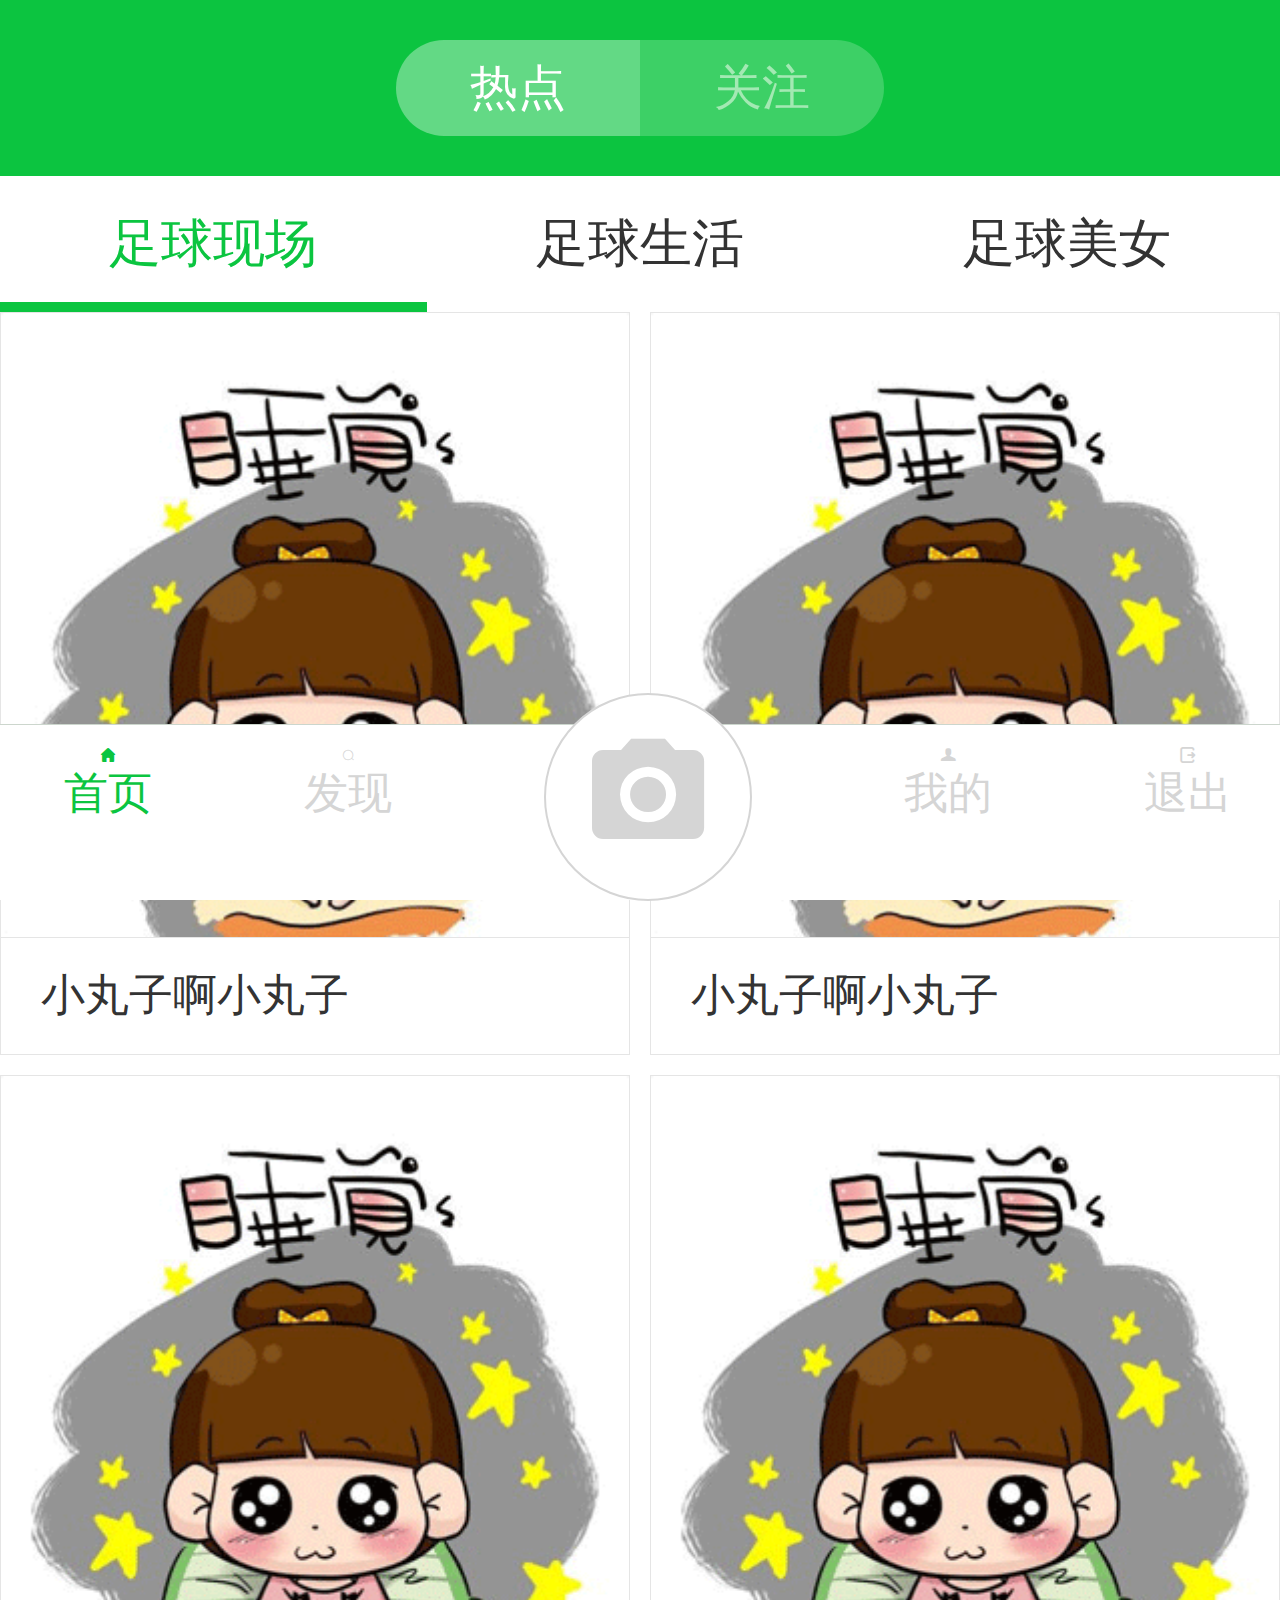
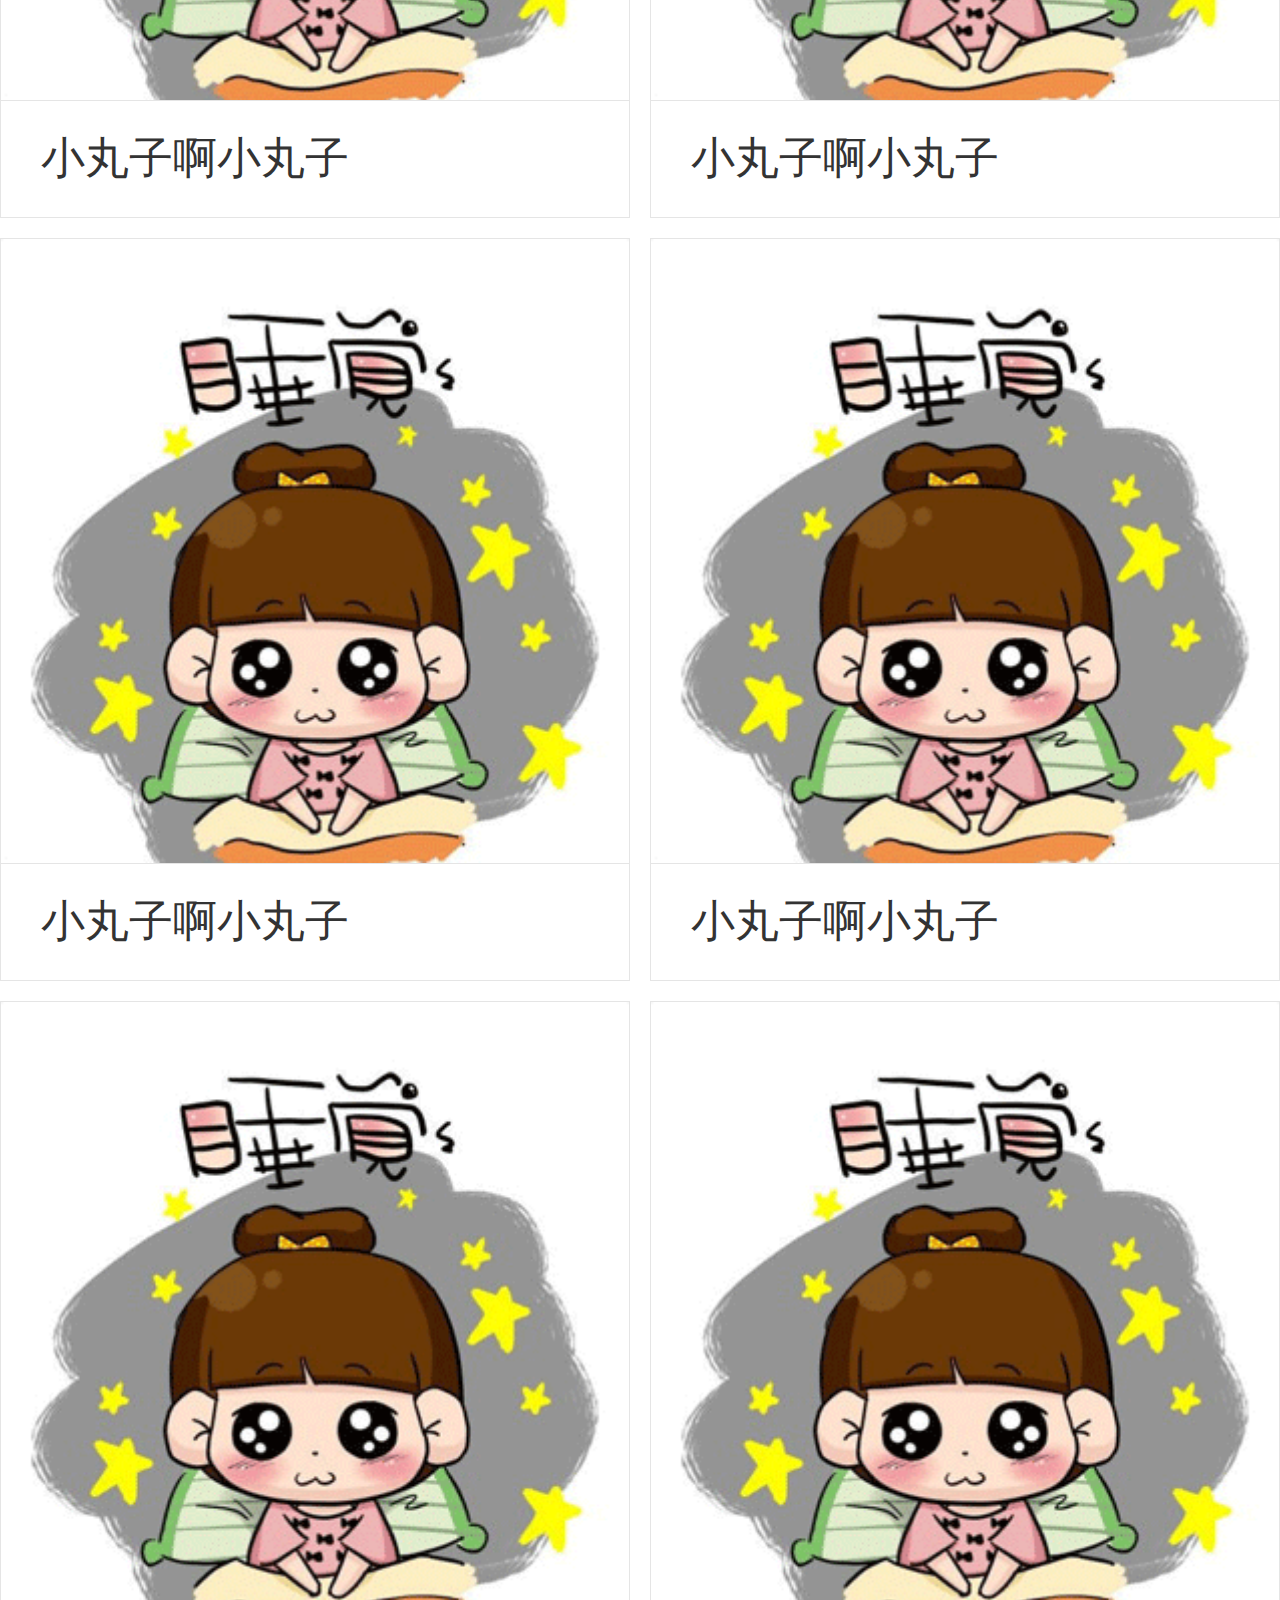
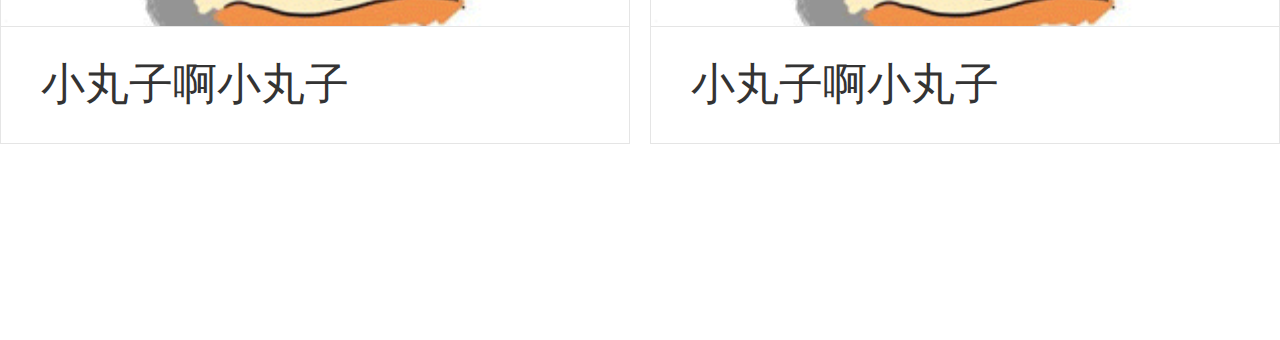
<file: index.html>
<!DOCTYPE html>
<html lang="en">
<head>
    <meta charset="UTF-8">
    <meta name="viewport" content="width=device-width, initial-scale=1.0">
    <title>足球圈</title>
    <link rel="stylesheet" href="./iconfont/iconfont.css">
    <link rel="stylesheet" href="./css/common.css">
    <link rel="stylesheet" href="./css/football.css">
</head>
<body>
    <div class="app-top">
        <header>
            <a href="#">热点</a>
            <a href="#">关注</a>
        </header>
        <nav>
            <a href="#">足球现场</a>
            <a href="#">足球生活</a>
            <a href="#">足球美女</a>
        </nav>
    </div>
    <article>
        <a href="#">
            <dl>
                <dt><img src="./images/03index_1_03.png" alt=""></dt>
                <dd>小丸子啊小丸子</dd>
            </dl>
        </a>
        <a href="#">
            <dl>
                <dt><img src="./images/03index_1_03.png" alt=""></dt>
                <dd>小丸子啊小丸子</dd>
            </dl>
        </a>
        <a href="#">
            <dl>
                <dt><img src="./images/03index_1_03.png" alt=""></dt>
                <dd>小丸子啊小丸子</dd>
            </dl>
        </a>
        <a href="#">
            <dl>
                <dt><img src="./images/03index_1_03.png" alt=""></dt>
                <dd>小丸子啊小丸子</dd>
            </dl>
        </a>
        <a href="#">
            <dl>
                <dt><img src="./images/03index_1_03.png" alt=""></dt>
                <dd>小丸子啊小丸子</dd>
            </dl>
        </a>

        <a href="#">
            <dl>
                <dt><img src="./images/03index_1_03.png" alt=""></dt>
                <dd>小丸子啊小丸子</dd>
            </dl>
        </a>
        <a href="#">
            <dl>
                <dt><img src="./images/03index_1_03.png" alt=""></dt>
                <dd>小丸子啊小丸子</dd>
            </dl>
        </a>
        <a href="#">
            <dl>
                <dt><img src="./images/03index_1_03.png" alt=""></dt>
                <dd>小丸子啊小丸子</dd>
            </dl>
        </a>
    </article>
    <footer>
        <a href="#">
            <span class="iconfont icon-home"></span>
            <b>首页</b>
        </a>
        <a href="#">
            <span class="iconfont icon-fangdajing"></span>
            <b>发现</b>
        </a>
        <a href="#">
            <span class="iconfont icon-xiangji"></span>
        </a>
        <a href="#">
            <span class="iconfont icon-ren1"></span>
            <b>我的</b>
        </a>
        <a href="#">
            <span class="iconfont icon-tuichu"></span>
            <b>退出</b>
        </a>
    </footer>
</body>
</html>
</file>
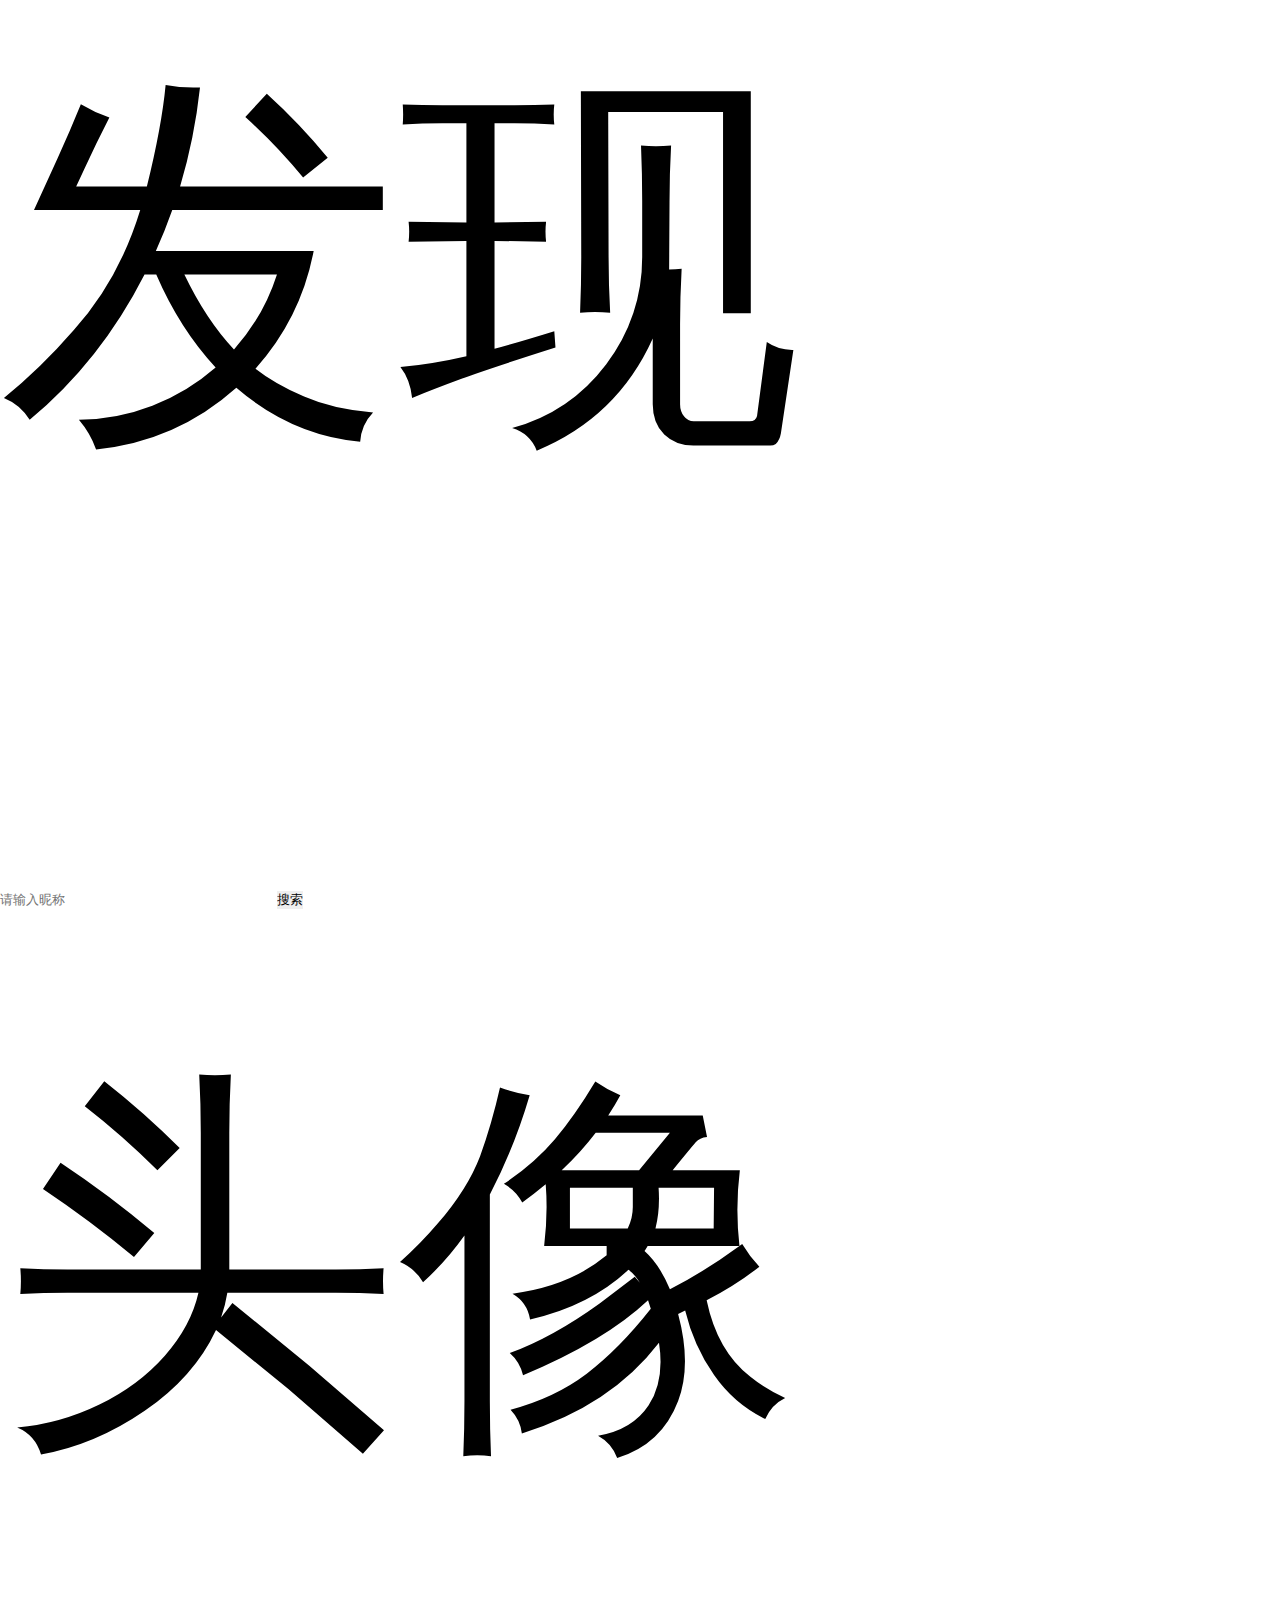
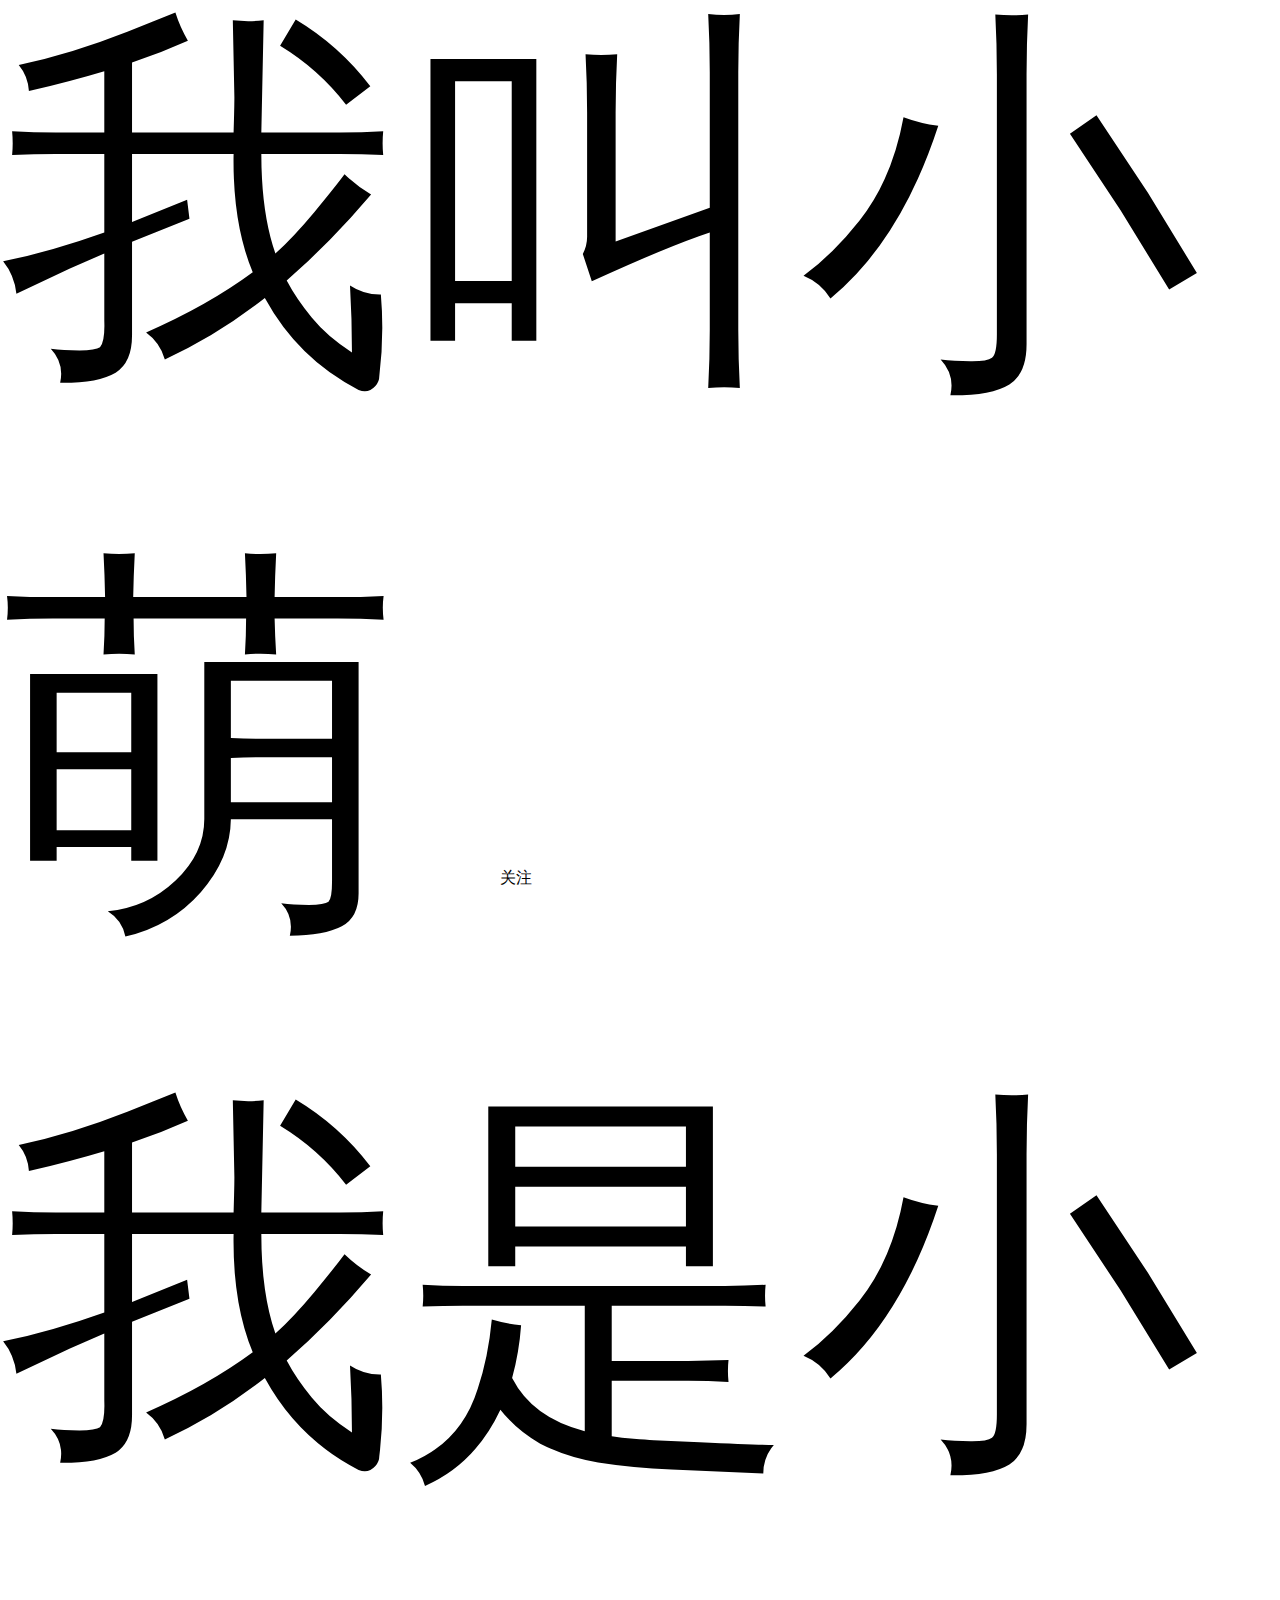
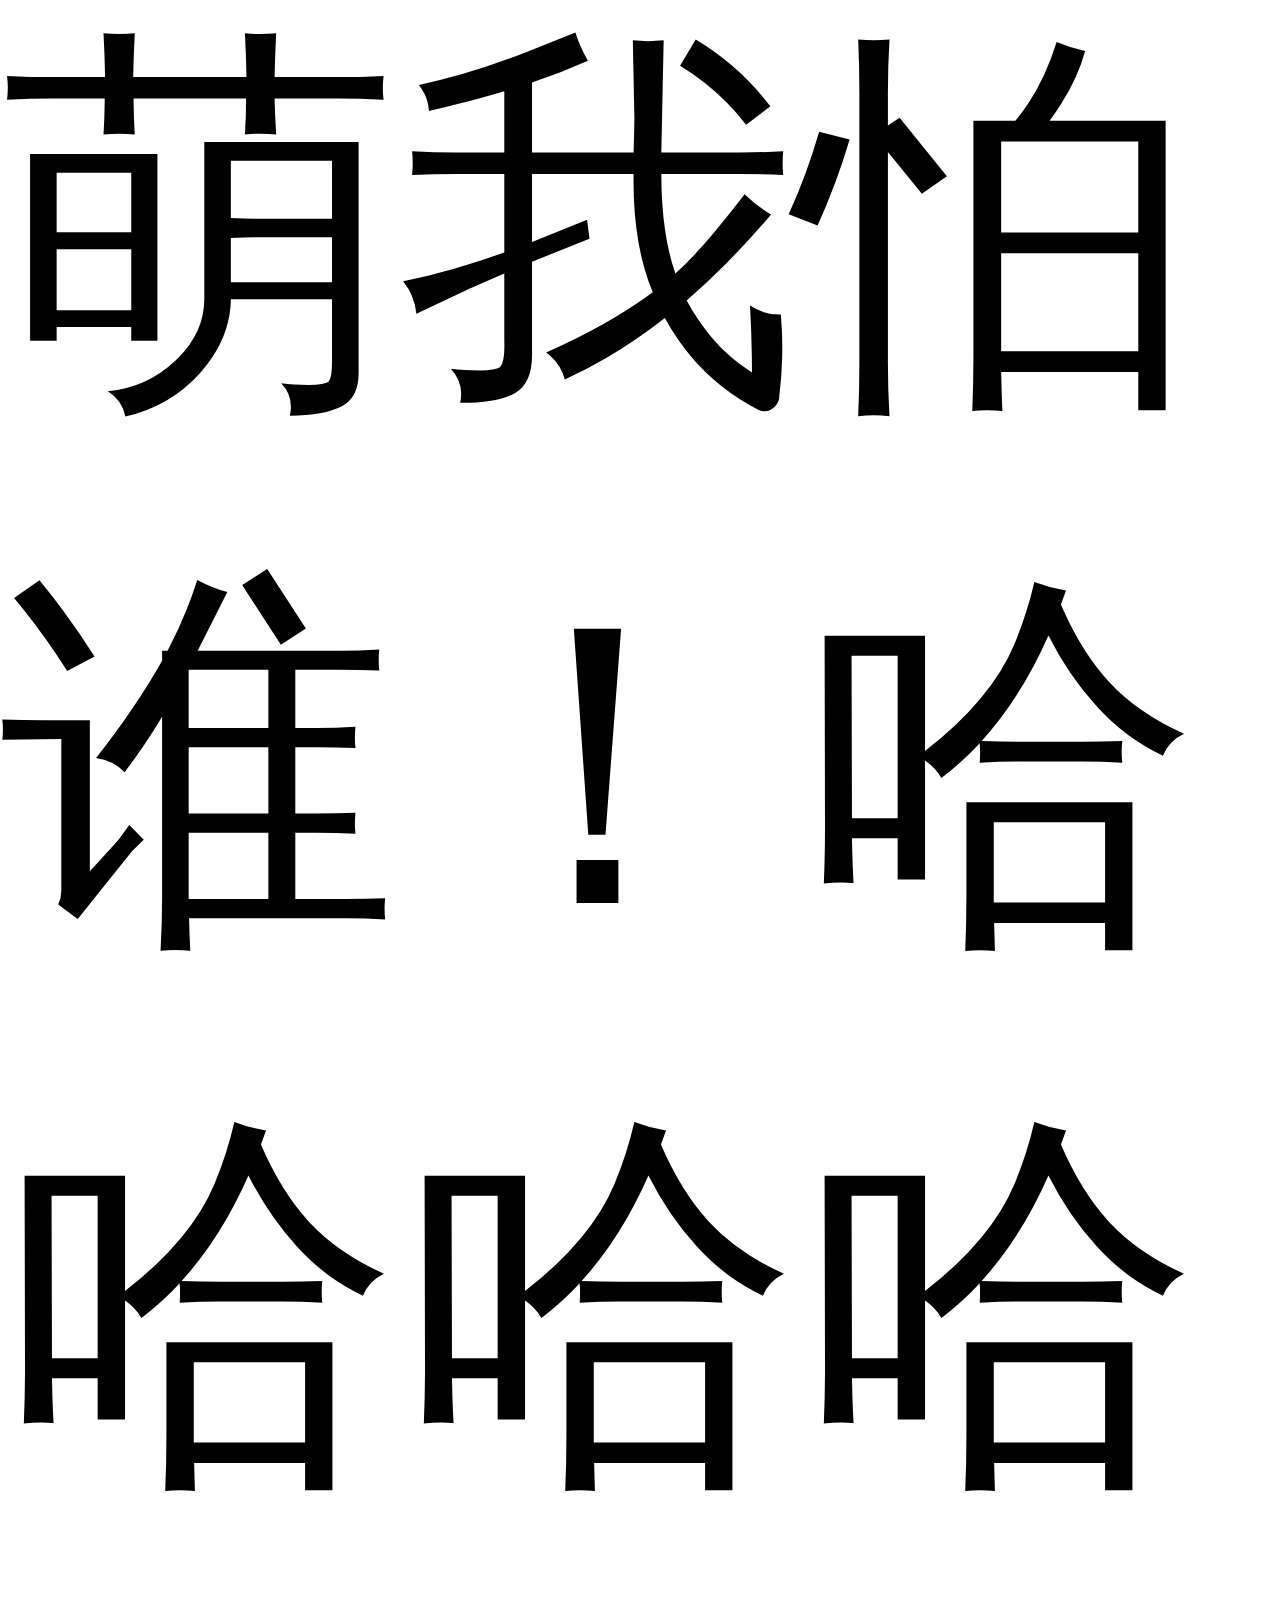
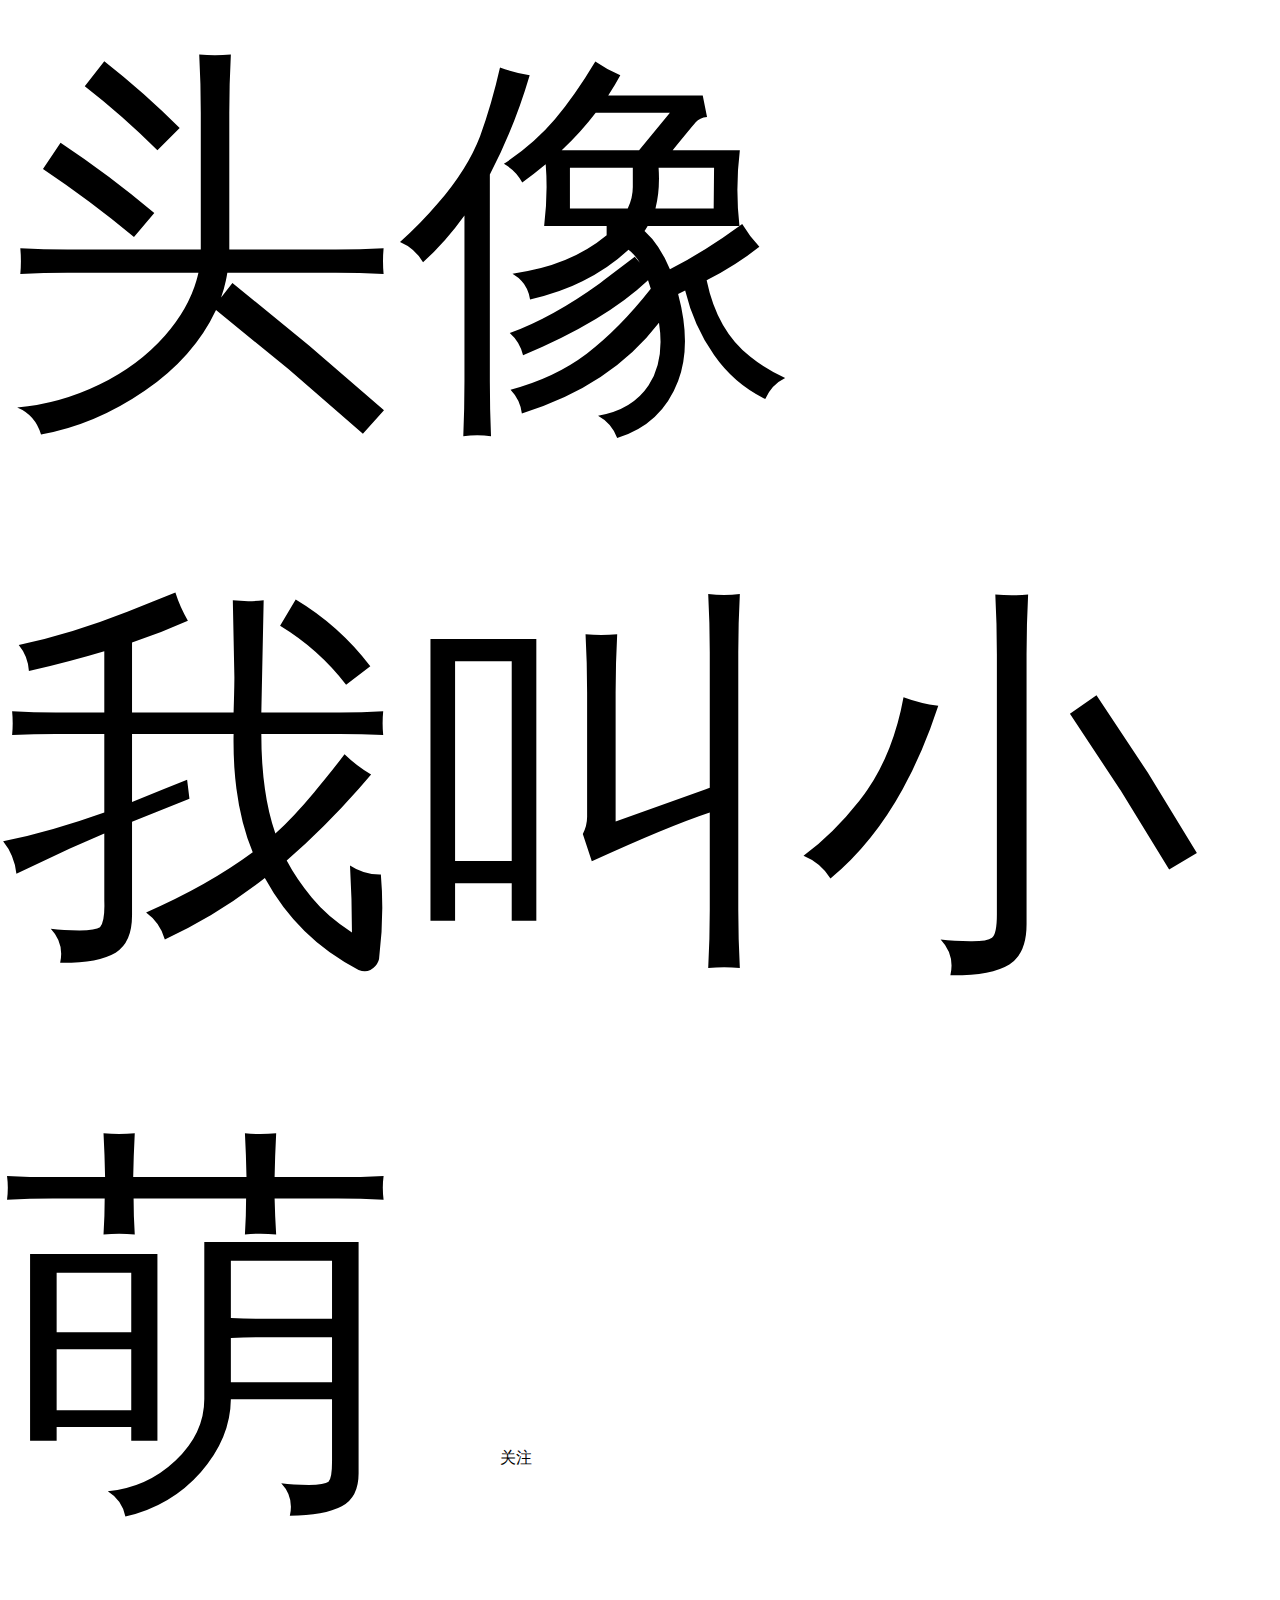
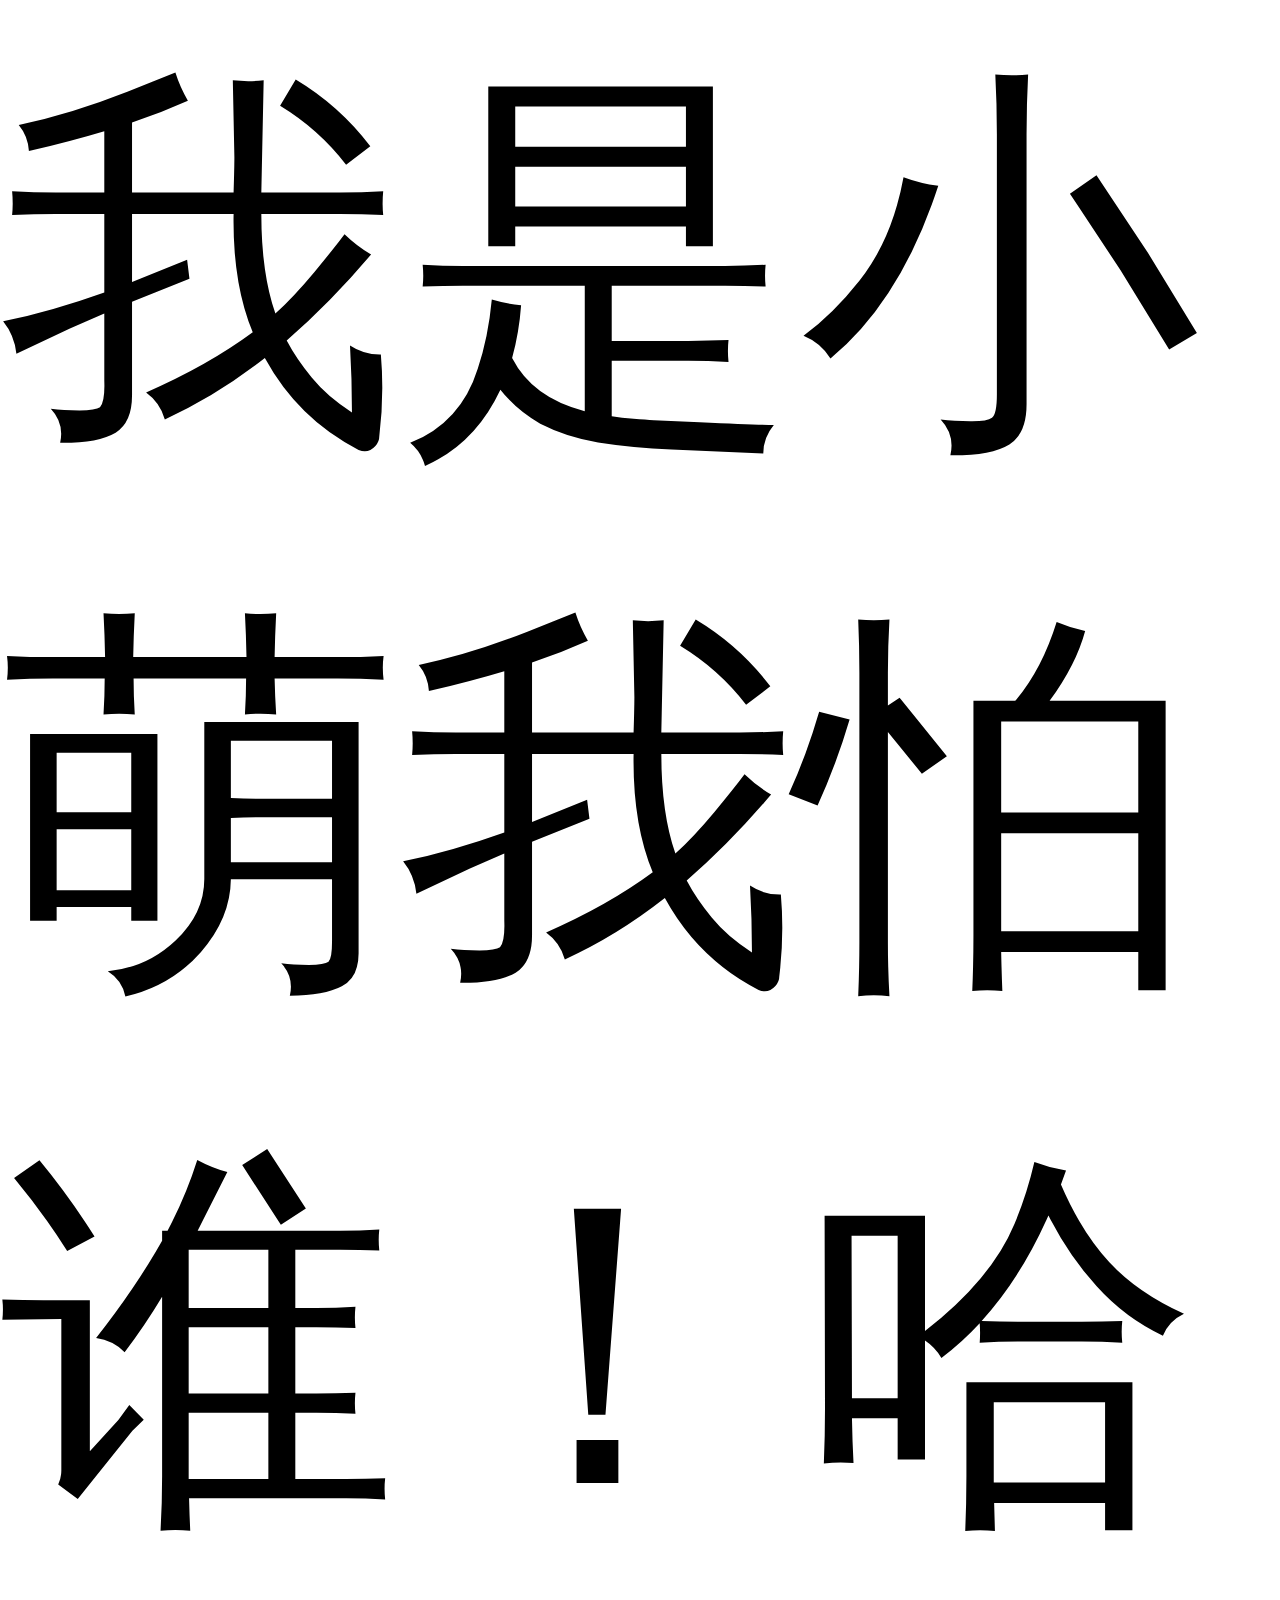
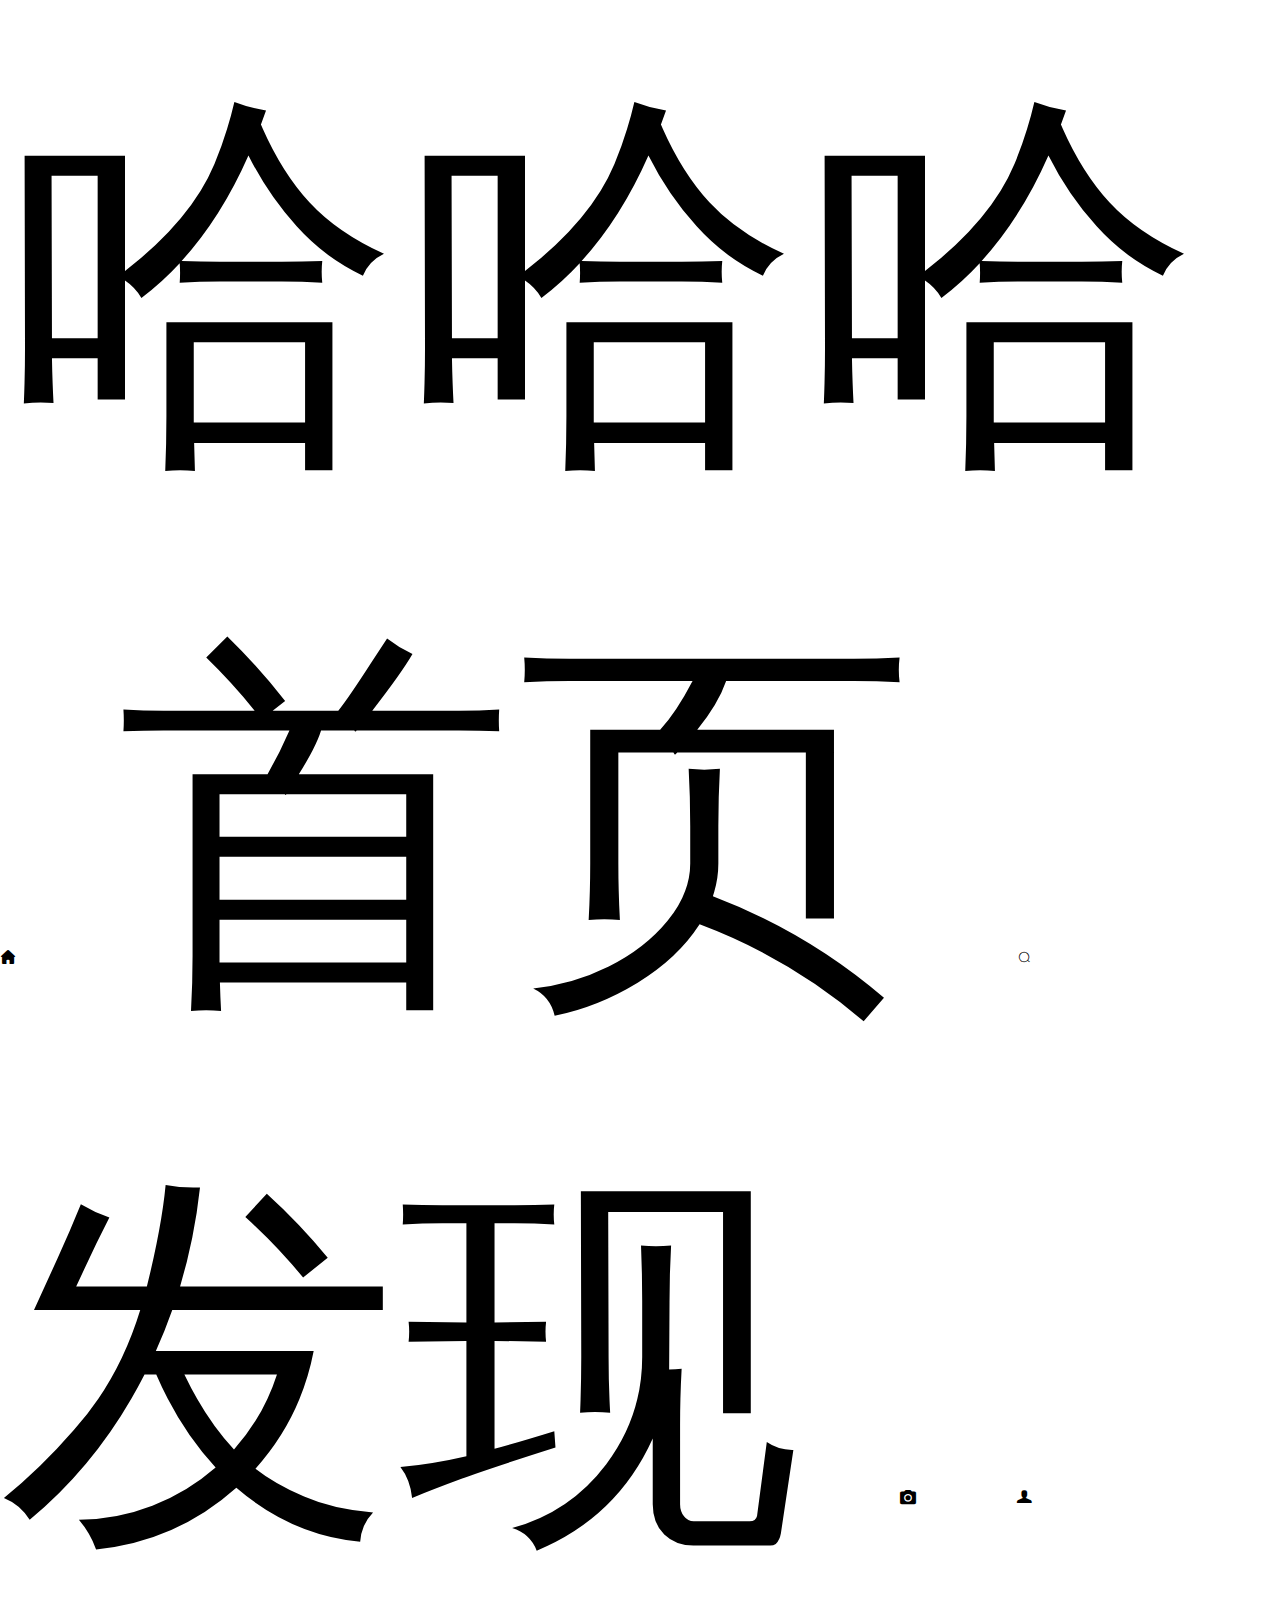
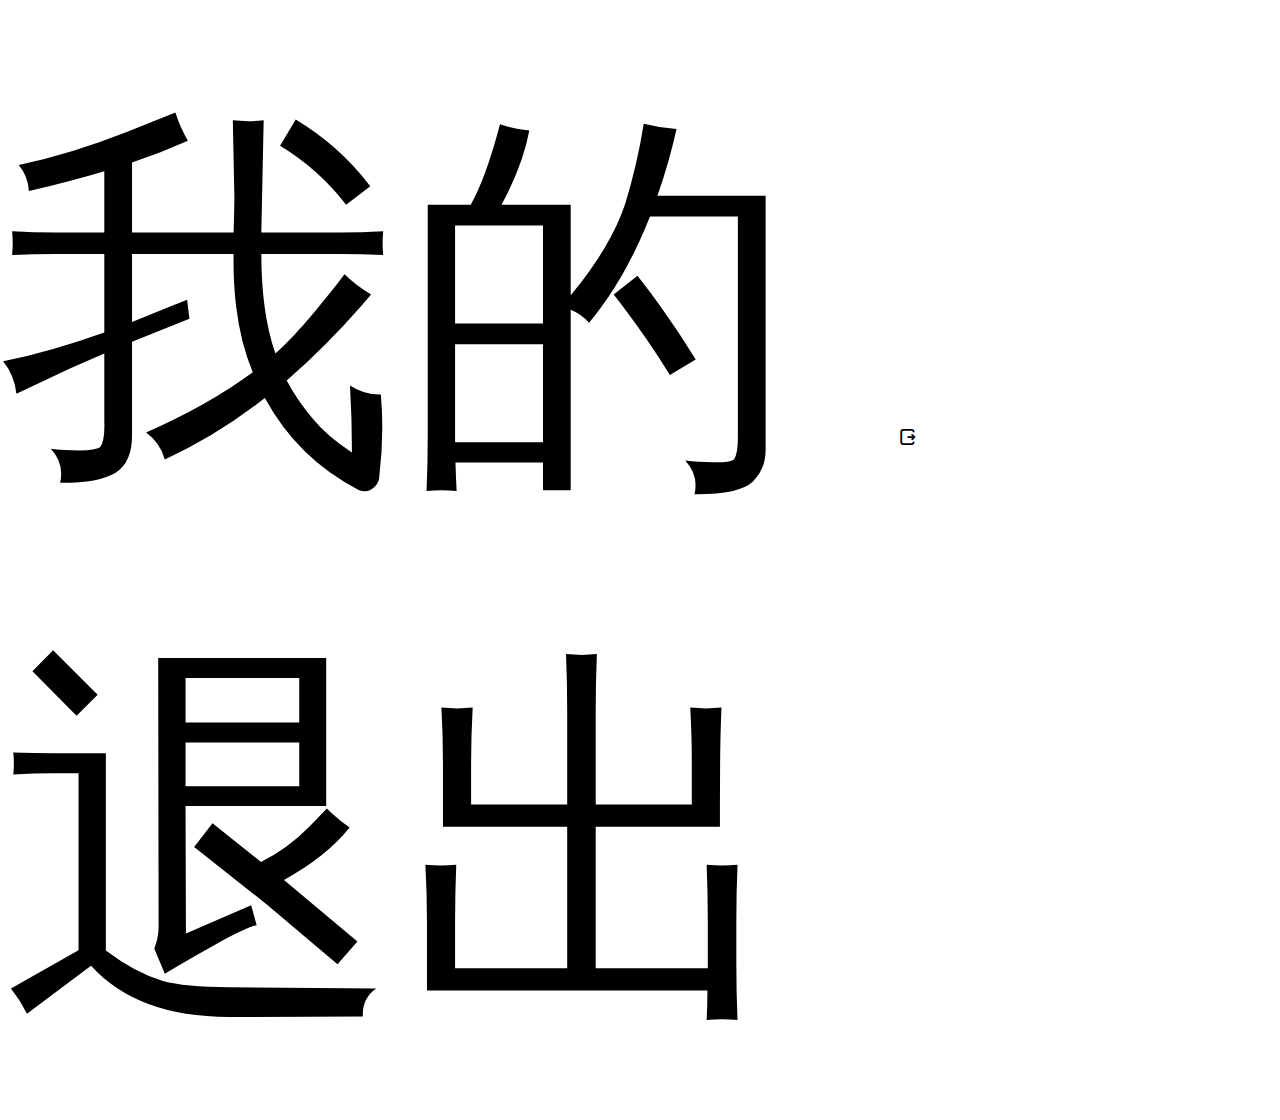
<file: football_find.html>
<!DOCTYPE html>
<html lang="en">
<head>
    <meta charset="UTF-8">
    <meta name="viewport" content="width=device-width, initial-scale=1.0">
    <title>发现</title>
    <link rel="stylesheet" href="./css/common.css">
    <link rel="stylesheet" href="./css/base.css">
    <link rel="stylesheet" href="./iconfont/iconfont.css">
</head>
<body>
    <header>发现</header>
    <form action="" class="search">
        <input type="text" placeholder="请输入昵称">
        <input type="submit" value="搜索">
    </form>
    <article>
        <div class="user-main">
            <dl>
                <dt><a href="#">头像</a></dt>
                <dd>
                    <div class="user-name">
                        <b>我叫小萌</b>
                        <a href="#" class="iconfont">关注</a>
                    </div>
                    <p>我是小萌我怕谁！哈哈哈哈</p>
                </dd>
            </dl>
        </div>
        <div class="user-main">
            <dl>
                <dt><a href="#">头像</a></dt>
                <dd>
                    <div class="user-name">
                        <b>我叫小萌</b>
                        <a href="#" class="iconfont">关注</a>
                    </div>
                    <p>我是小萌我怕谁！哈哈哈哈</p>
                </dd>
            </dl>
        </div>
    </article>
    <footer>
        <a href="#">
            <span class="iconfont icon-home"></span>
            <b>首页</b>
        </a>
        <a href="#">
            <span class="iconfont icon-fangdajing"></span>
            <b>发现</b>
        </a>
        <a href="#">
            <span class="iconfont icon-xiangji"></span>
        </a>
        <a href="#">
            <span class="iconfont icon-ren1"></span>
            <b>我的</b>
        </a>
        <a href="#">
            <span class="iconfont icon-tuichu"></span>
            <b>退出</b>
        </a>
    </footer>
</body>
</html>
</file>
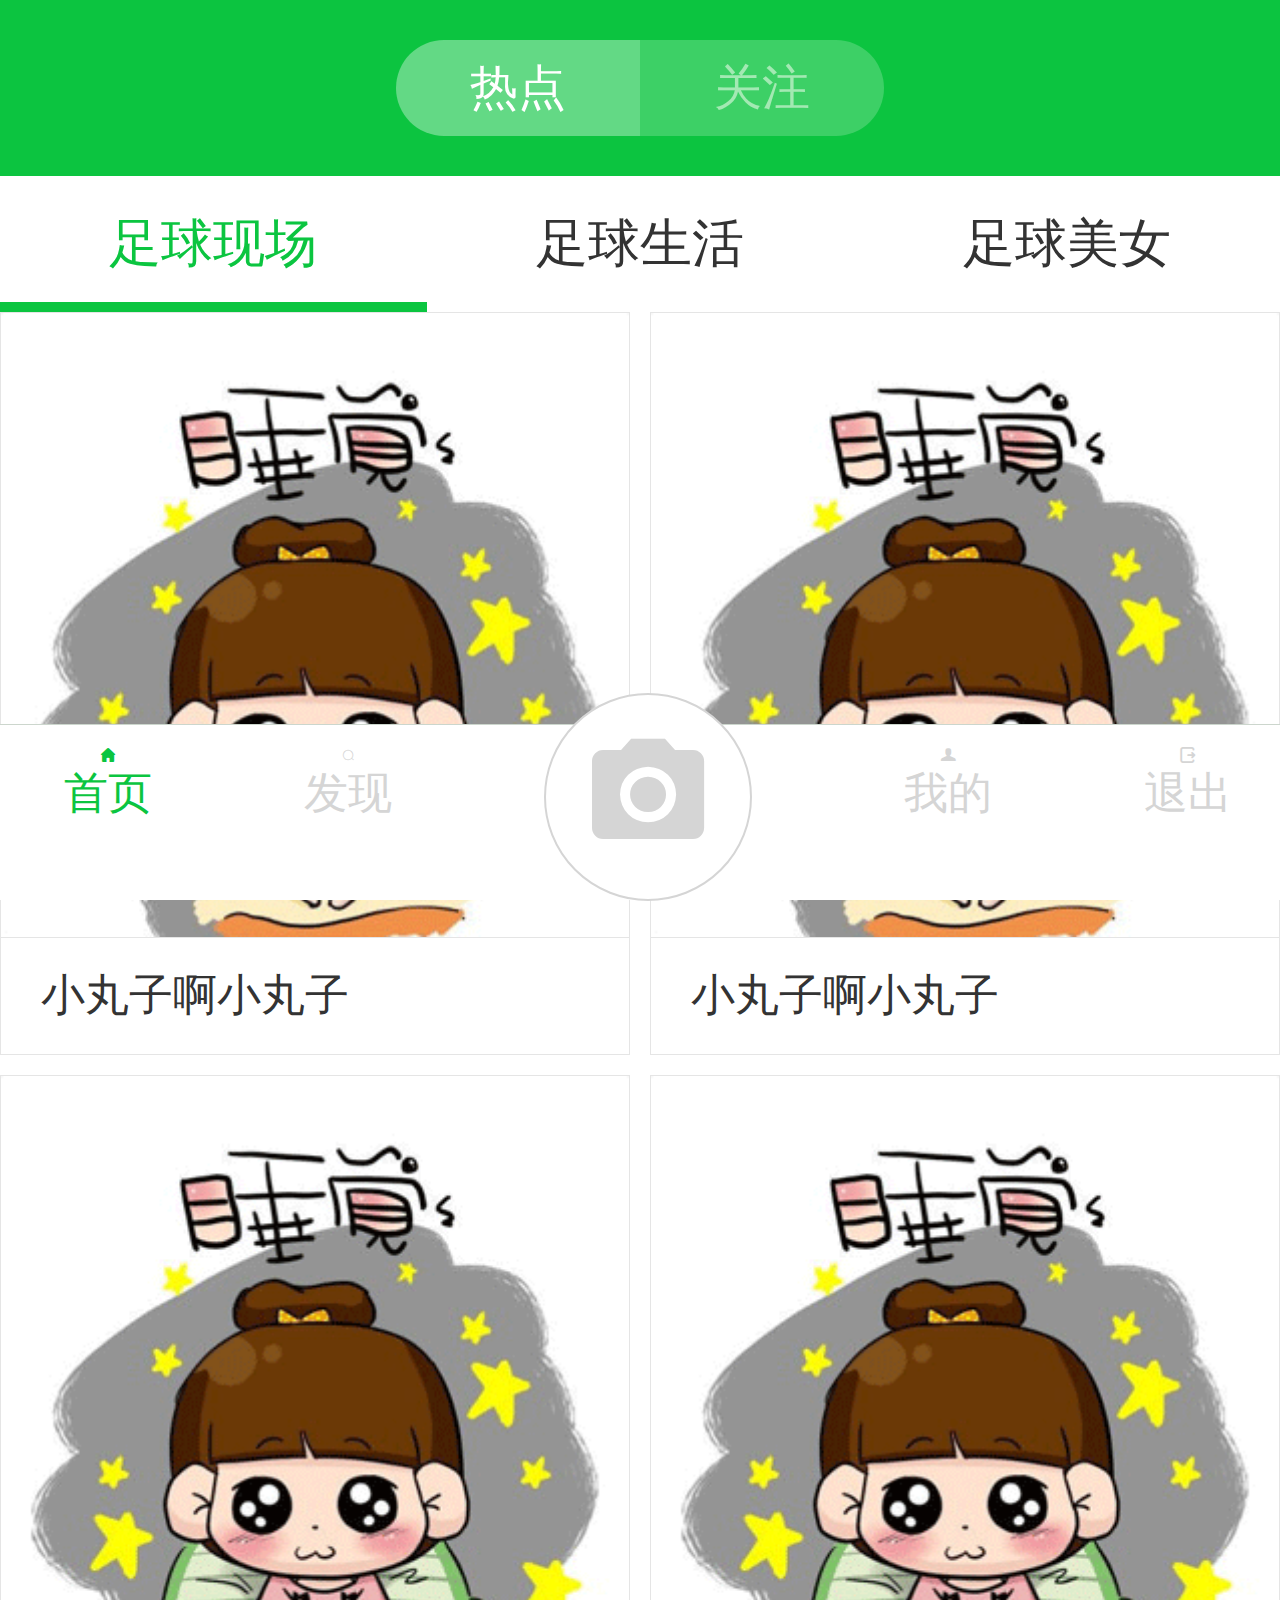
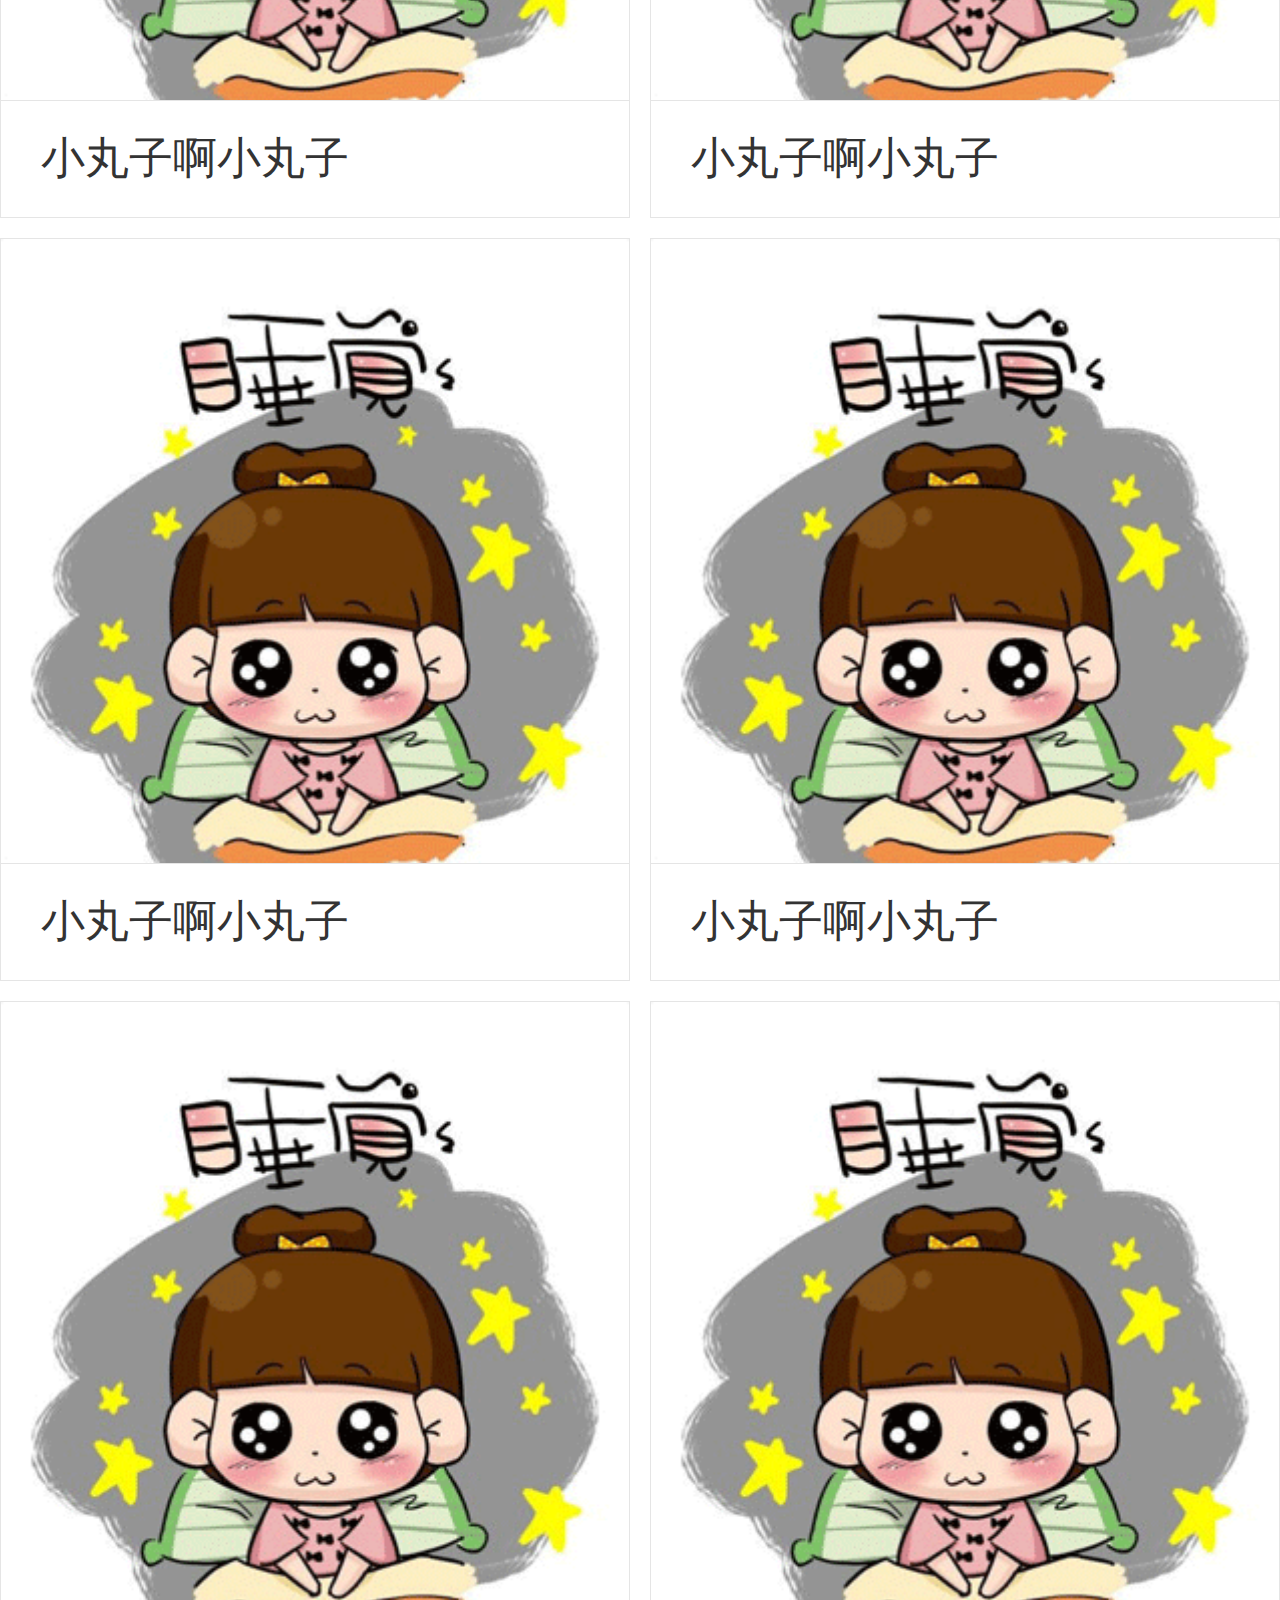
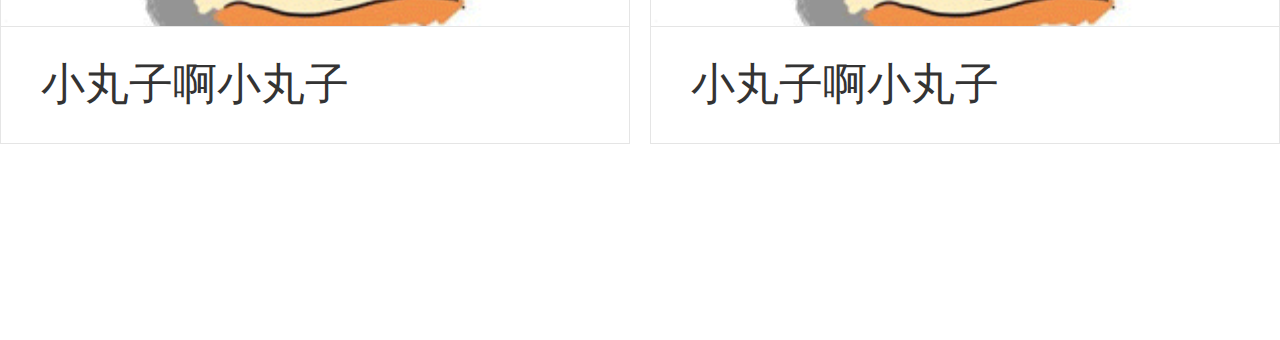
<file: football_index.html>
<!DOCTYPE html>
<html lang="en">
<head>
    <meta charset="UTF-8">
    <meta name="viewport" content="width=device-width, initial-scale=1.0">
    <title>足球圈</title>
    <link rel="stylesheet" href="./iconfont/iconfont.css">
    <link rel="stylesheet" href="./css/common.css">
    <link rel="stylesheet" href="./css/football.css">
</head>
<body>
    <div class="app-top">
        <header>
            <a href="#">热点</a>
            <a href="#">关注</a>
        </header>
        <nav>
            <a href="#">足球现场</a>
            <a href="#">足球生活</a>
            <a href="#">足球美女</a>
        </nav>
    </div>
    <article>
        <a href="#">
            <dl>
                <dt><img src="./images/03index_1_03.png" alt=""></dt>
                <dd>小丸子啊小丸子</dd>
            </dl>
        </a>
        <a href="#">
            <dl>
                <dt><img src="./images/03index_1_03.png" alt=""></dt>
                <dd>小丸子啊小丸子</dd>
            </dl>
        </a>
        <a href="#">
            <dl>
                <dt><img src="./images/03index_1_03.png" alt=""></dt>
                <dd>小丸子啊小丸子</dd>
            </dl>
        </a>
        <a href="#">
            <dl>
                <dt><img src="./images/03index_1_03.png" alt=""></dt>
                <dd>小丸子啊小丸子</dd>
            </dl>
        </a>
        <a href="#">
            <dl>
                <dt><img src="./images/03index_1_03.png" alt=""></dt>
                <dd>小丸子啊小丸子</dd>
            </dl>
        </a>

        <a href="#">
            <dl>
                <dt><img src="./images/03index_1_03.png" alt=""></dt>
                <dd>小丸子啊小丸子</dd>
            </dl>
        </a>
        <a href="#">
            <dl>
                <dt><img src="./images/03index_1_03.png" alt=""></dt>
                <dd>小丸子啊小丸子</dd>
            </dl>
        </a>
        <a href="#">
            <dl>
                <dt><img src="./images/03index_1_03.png" alt=""></dt>
                <dd>小丸子啊小丸子</dd>
            </dl>
        </a>
    </article>
    <footer>
        <a href="#">
            <span class="iconfont icon-home"></span>
            <b>首页</b>
        </a>
        <a href="#">
            <span class="iconfont icon-fangdajing"></span>
            <b>发现</b>
        </a>
        <a href="#">
            <span class="iconfont icon-xiangji"></span>
        </a>
        <a href="#">
            <span class="iconfont icon-ren1"></span>
            <b>我的</b>
        </a>
        <a href="#">
            <span class="iconfont icon-tuichu"></span>
            <b>退出</b>
        </a>
    </footer>
</body>
</html>
</file>
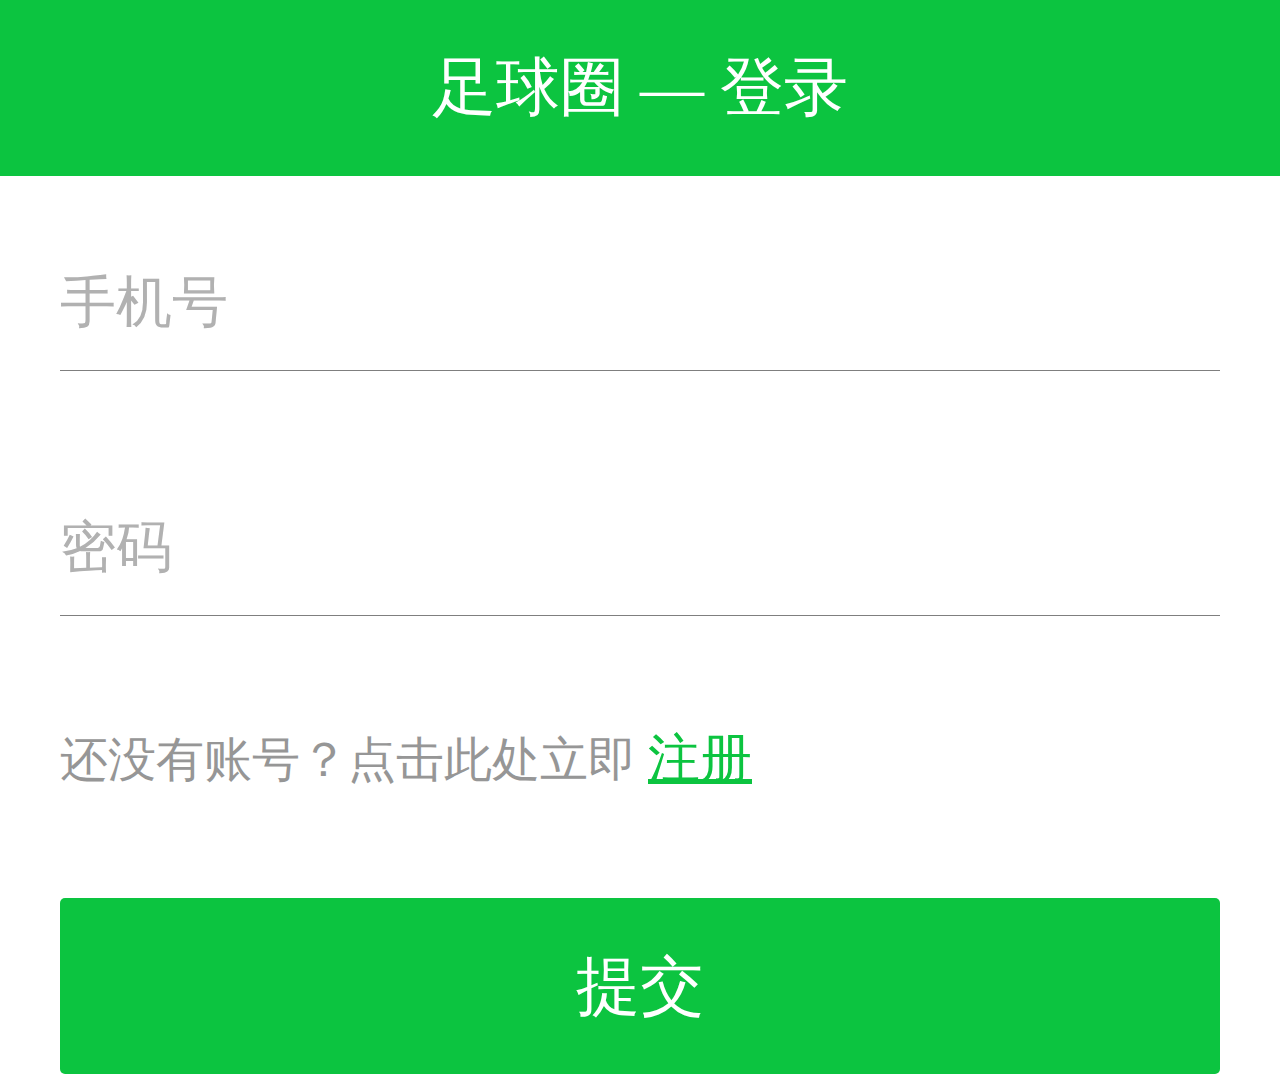
<file: football_login.html>
<!DOCTYPE html>
<html lang="en">
<head>
    <meta charset="UTF-8">
    <meta name="viewport" content="width=device-width, initial-scale=1.0">
    <title>足球圈-登录</title>
    <link rel="stylesheet" href="./css/common.css">
    <link rel="stylesheet" href="./css/football_1.css">
    <link rel="stylesheet" href="./iconfont/iconfont.css">
</head>
<body>
    <header>足球圈 — 登录</header>
    <article>
        <form action="">
            <p>
                <span>手机号</span>
                <input type="text" name="usertelephone">
            </p>
            <p>
                <span>密码</span>
                <input type="password" name="userpassword">
            </p>
            <div class="register">还没有账号？点击此处立即 <a href="#">注册</a></div>
            <input type="submit" value="提交">
        </form>
    </article>
</body>
</html>
</file>
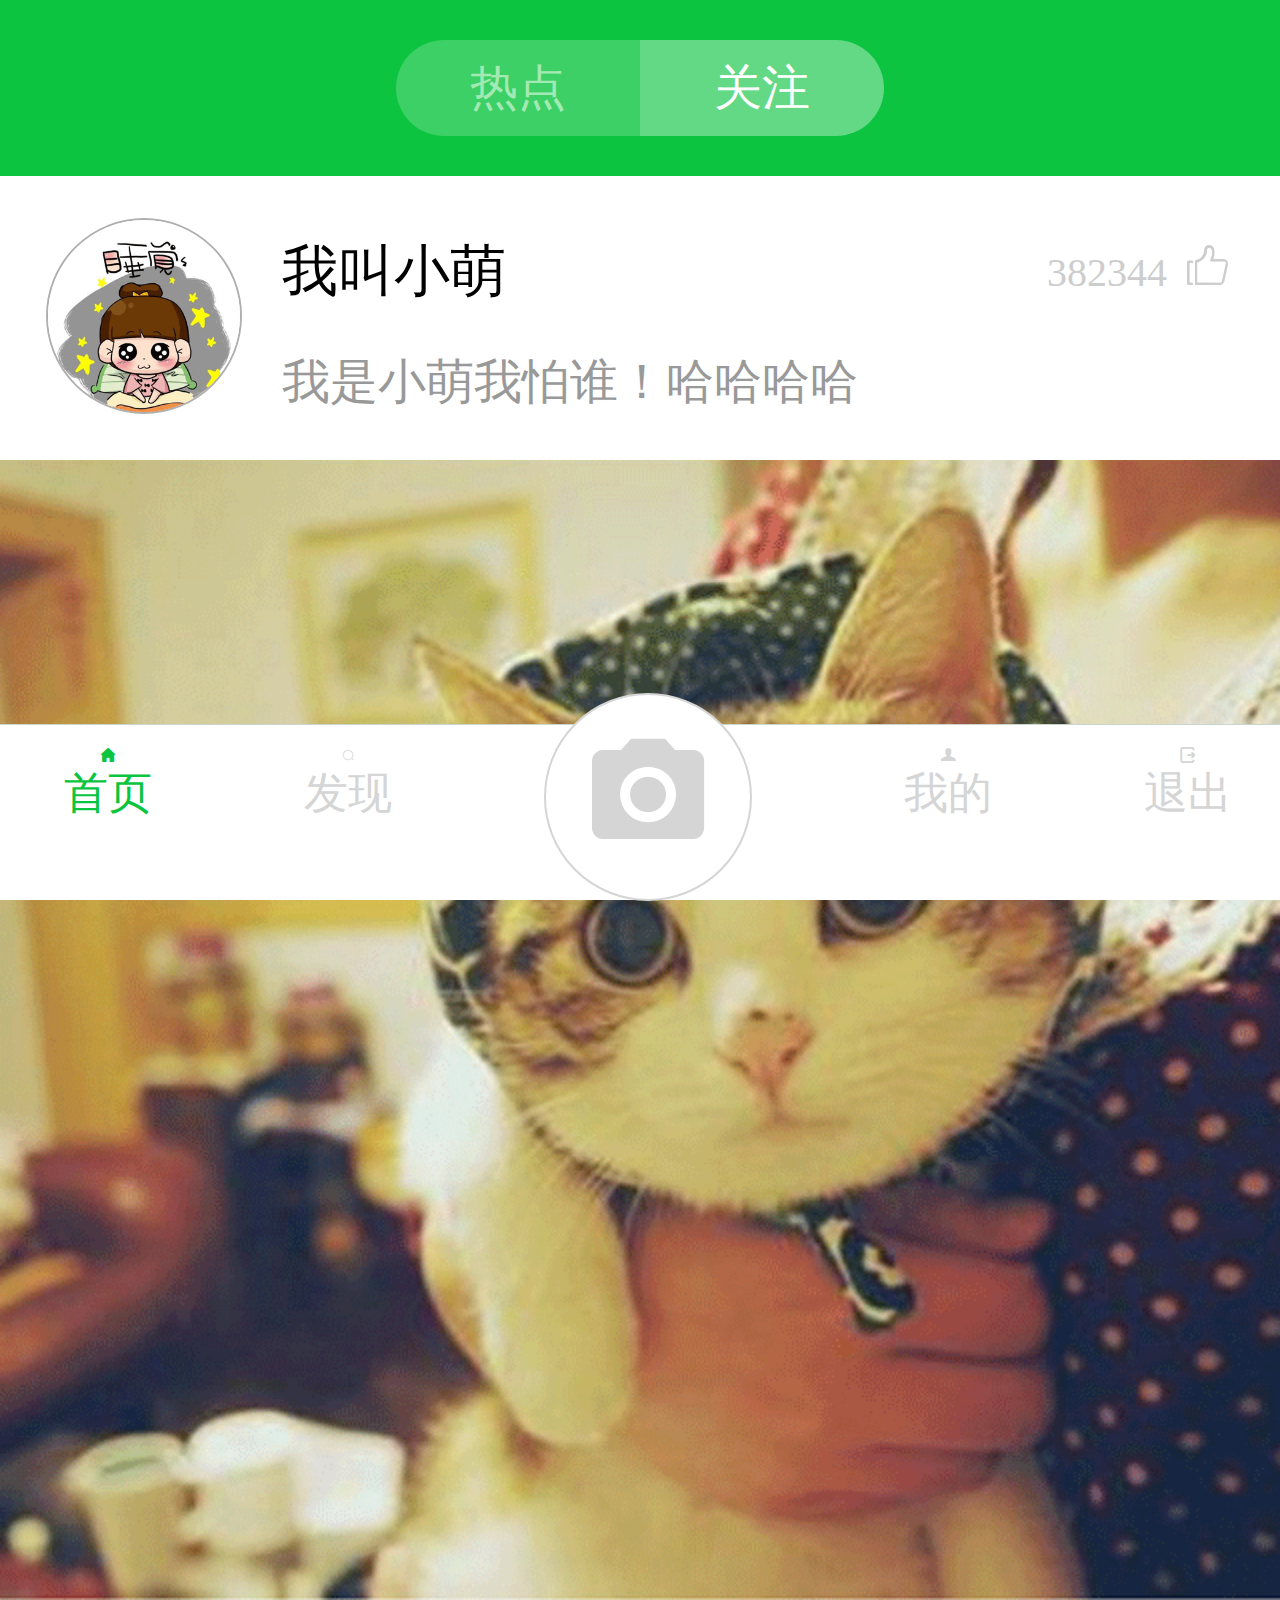
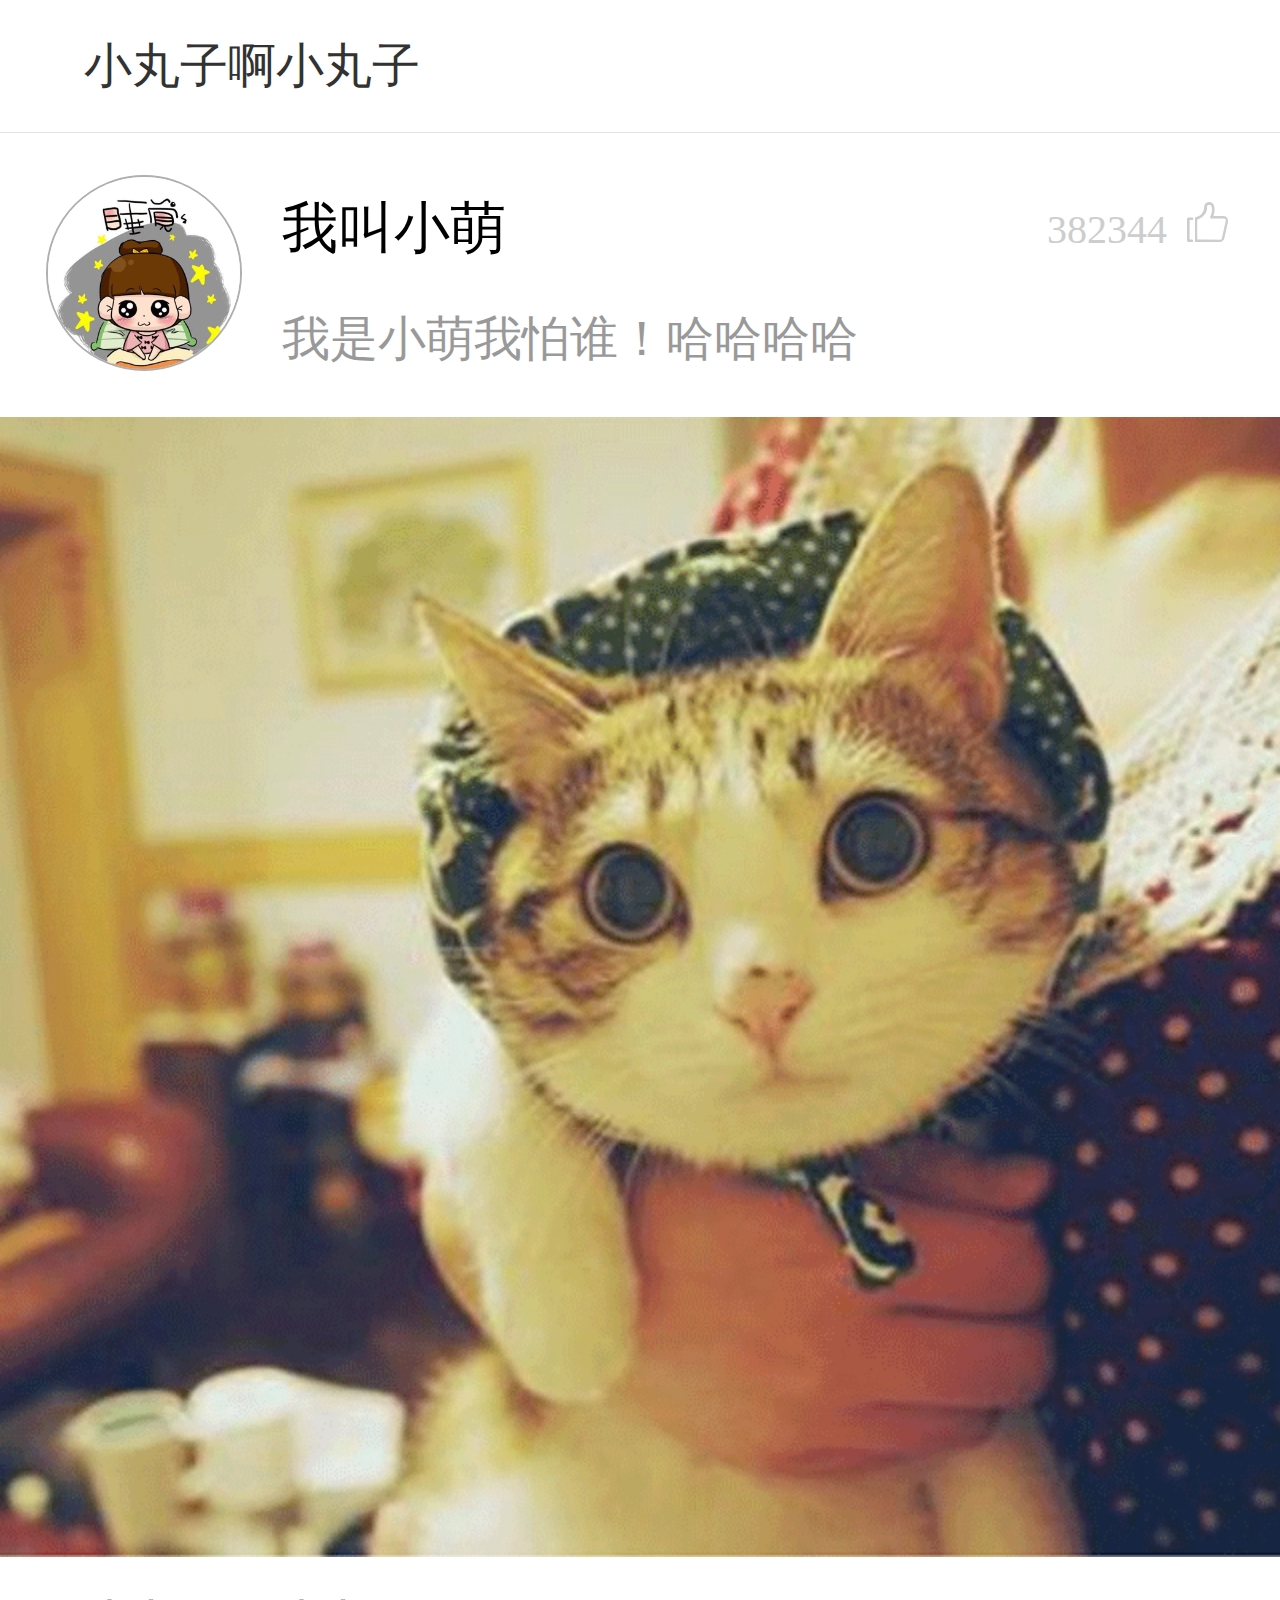
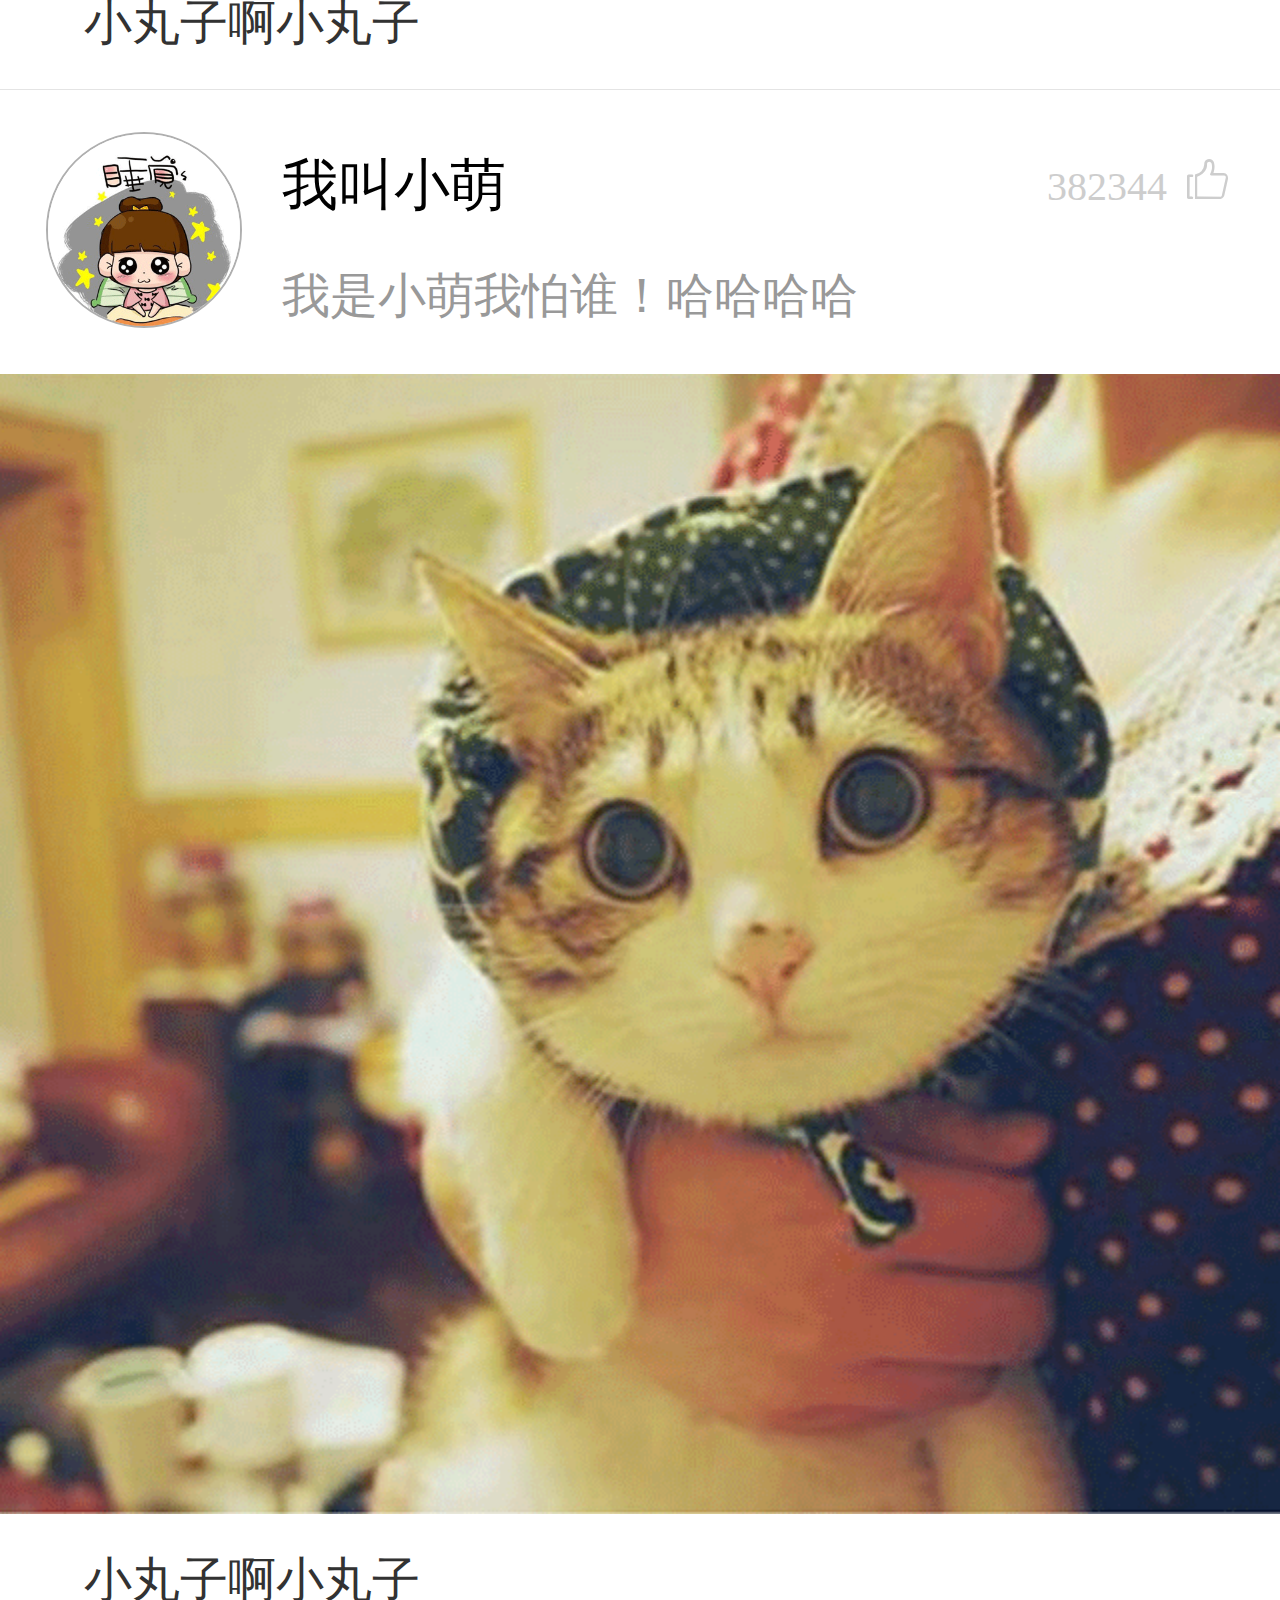
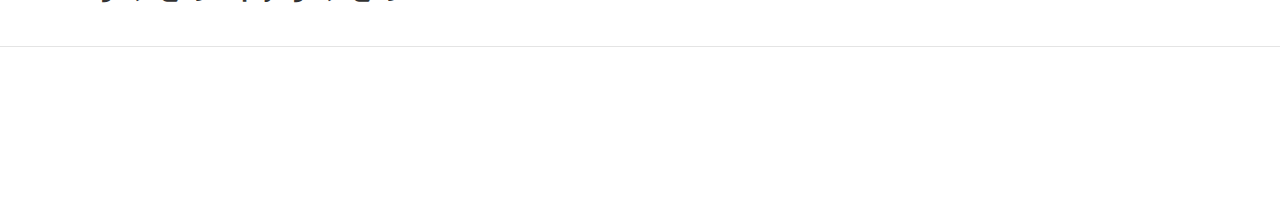
<file: football_person.html>
<!DOCTYPE html>
<html lang="en">
<head>
    <meta charset="UTF-8">
    <meta name="viewport" content="width=device-width, initial-scale=1.0">
    <title>足球圈</title>
    <link rel="stylesheet" href="./iconfont/iconfont.css">
    <link rel="stylesheet" href="./css/common.css">
    <link rel="stylesheet" href="./css/base_1.css">
</head>
<body>
    <div class="app-top">
        <header>
            <a href="#">热点</a>
            <a href="#">关注</a>
        </header>
    </div>
    <article>
        <div class="user-main">
            <dl>
                <dt><a href="#">头像</a></dt>
                <dd>
                    <div class="user-name">
                        <b>我叫小萌</b>
                        <span class="iconfont">382344</span>
                    </div>
                    <p>我是小萌我怕谁！哈哈哈哈</p>
                </dd>
            </dl>
            <div class="user-img"><img src="./images/04index_02.png" alt=""></div>
            <p class="talk">小丸子啊小丸子</p>
        </div>
        <div class="user-main">
            <dl>
                <dt><a href="#">头像</a></dt>
                <dd>
                    <div class="user-name">
                        <b>我叫小萌</b>
                        <span class="iconfont">382344</span>
                    </div>
                    <p>我是小萌我怕谁！哈哈哈哈</p>
                </dd>
            </dl>
            <div class="user-img"><img src="./images/04index_02.png" alt=""></div>
            <p class="talk">小丸子啊小丸子</p>
        </div>
        <div class="user-main">
            <dl>
                <dt><a href="#">头像</a></dt>
                <dd>
                    <div class="user-name">
                        <b>我叫小萌</b>
                        <span class="iconfont">382344</span>
                    </div>
                    <p>我是小萌我怕谁！哈哈哈哈</p>
                </dd>
            </dl>
            <div class="user-img"><img src="./images/04index_02.png" alt=""></div>
            <p class="talk">小丸子啊小丸子</p>
        </div>
    </article>
    <footer>
        <a href="#">
            <span class="iconfont icon-home"></span>
            <b>首页</b>
        </a>
        <a href="#">
            <span class="iconfont icon-fangdajing"></span>
            <b>发现</b>
        </a>
        <a href="#">
            <span class="iconfont icon-xiangji"></span>
        </a>
        <a href="#">
            <span class="iconfont icon-ren1"></span>
            <b>我的</b>
        </a>
        <a href="#">
            <span class="iconfont icon-tuichu"></span>
            <b>退出</b>
        </a>
    </footer>
</body>
</html>
</file>
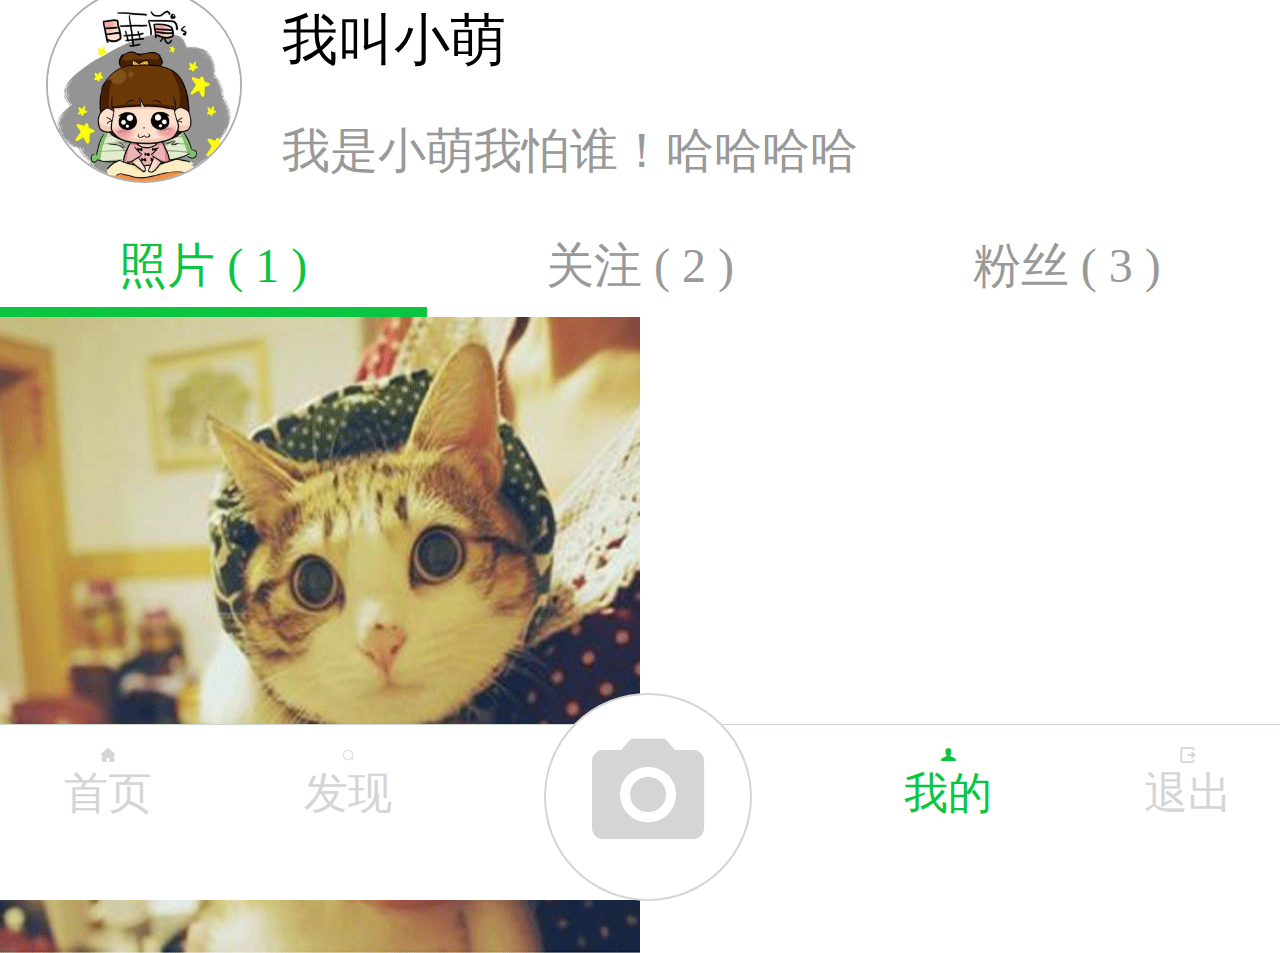
<file: football_person_center.html>
<!DOCTYPE html>
<html lang="en">
<head>
    <meta charset="UTF-8">
    <meta name="viewport" content="width=device-width, initial-scale=1.0">
    <title>发现</title>
    <link rel="stylesheet" href="./css/common.css">
    <link rel="stylesheet" href="./css/person_center.css">
    <link rel="stylesheet" href="./iconfont/iconfont.css">
</head>
<body>
    <header>个人中心</header>
    <article>
        <div class="user-main">
            <dl>
                <dt><a href="#">头像</a></dt>
                <dd>
                    <div class="user-name">
                        <b>我叫小萌</b>
                    </div>
                    <p>我是小萌我怕谁！哈哈哈哈</p>
                </dd>
            </dl>
        </div>
        <nav>
            <a href="#">照片 ( 1 )</a>
            <a href="#">关注 ( 2 )</a>
            <a href="#">粉丝 ( 3 )</a>
        </nav>
        <div class="show">
            <img src="./images/04index_02.png" alt="">
        </div>
    </article>
    <footer>
        <a href="#">
            <span class="iconfont icon-home"></span>
            <b>首页</b>
        </a>
        <a href="#">
            <span class="iconfont icon-fangdajing"></span>
            <b>发现</b>
        </a>
        <a href="#">
            <span class="iconfont icon-xiangji"></span>
        </a>
        <a href="#">
            <span class="iconfont icon-ren1"></span>
            <b>我的</b>
        </a>
        <a href="#">
            <span class="iconfont icon-tuichu"></span>
            <b>退出</b>
        </a>
    </footer>
</body>
</html>
</file>
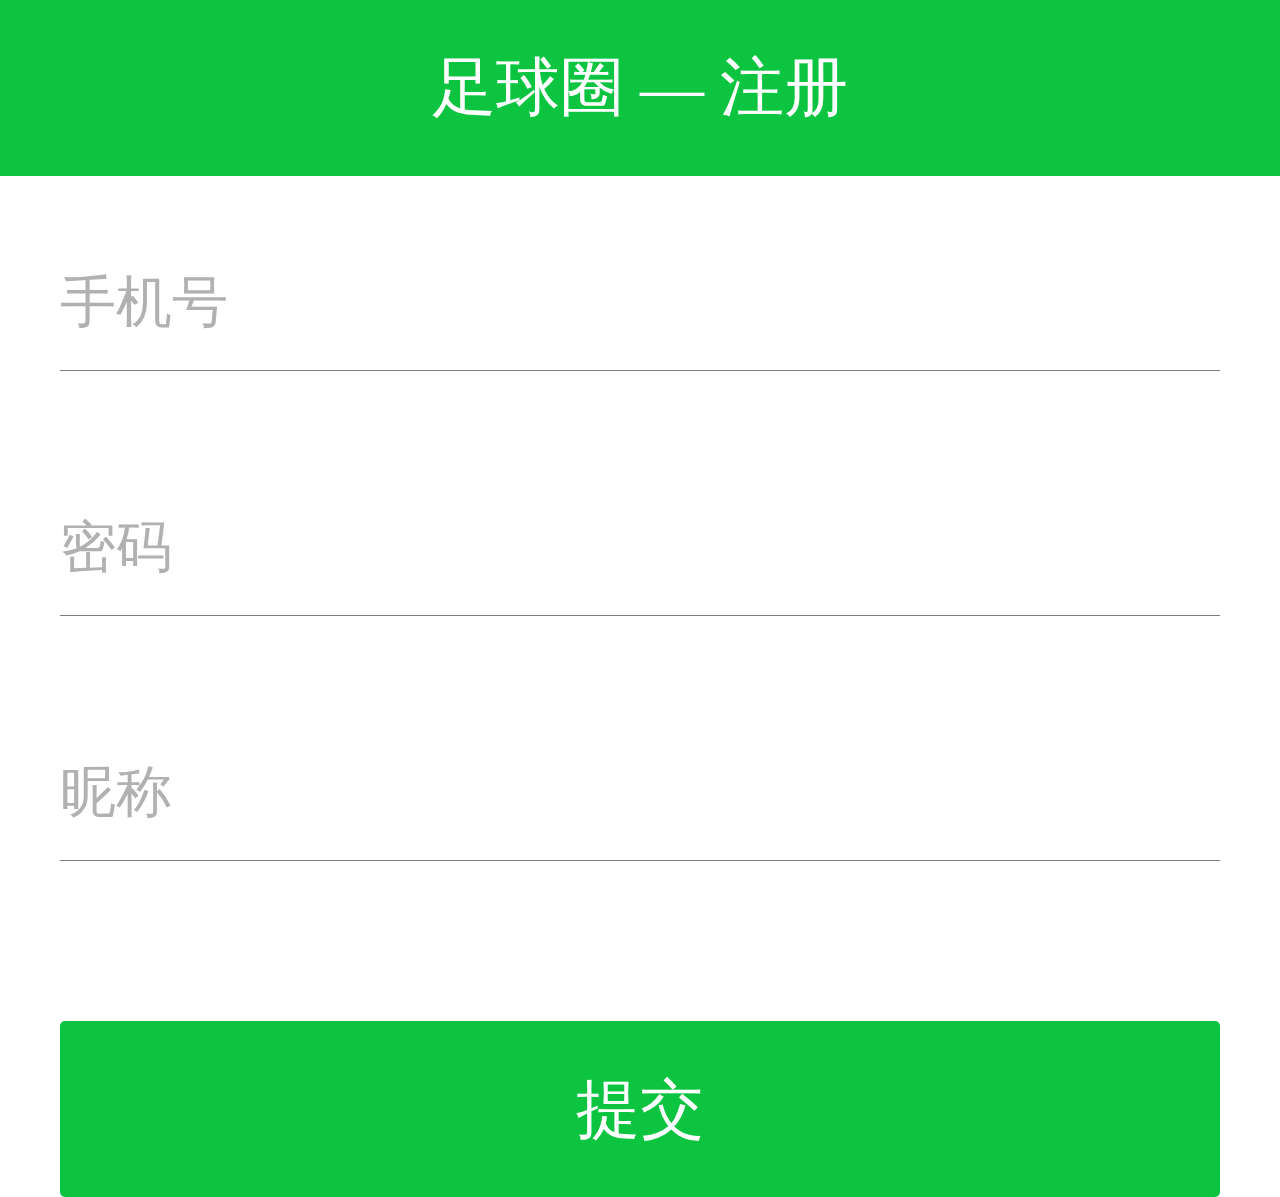
<file: football_register.html>
<!DOCTYPE html>
<html lang="en">
<head>
    <meta charset="UTF-8">
    <meta name="viewport" content="width=device-width, initial-scale=1.0">
    <title>足球圈-注册</title>
    <link rel="stylesheet" href="./css/common.css">
    <link rel="stylesheet" href="./css/football_1.css">
    <link rel="stylesheet" href="./iconfont/iconfont.css">
</head>
<body>
    <header>足球圈 — 注册</header>
    <article>
        <form action="">
            <p>
                <span>手机号</span>
                <input type="text" name="usertelephone">
            </p>
            <p>
                <span>密码</span>
                <input type="password" name="userpassword">
            </p>
            <p>
                <span>昵称</span>
                <input type="text" name="username" id="">
            </p>
            <input type="submit" value="提交" style="margin-top: 0.13rem;">
        </form>
    </article>
</body>
</html>
</file>
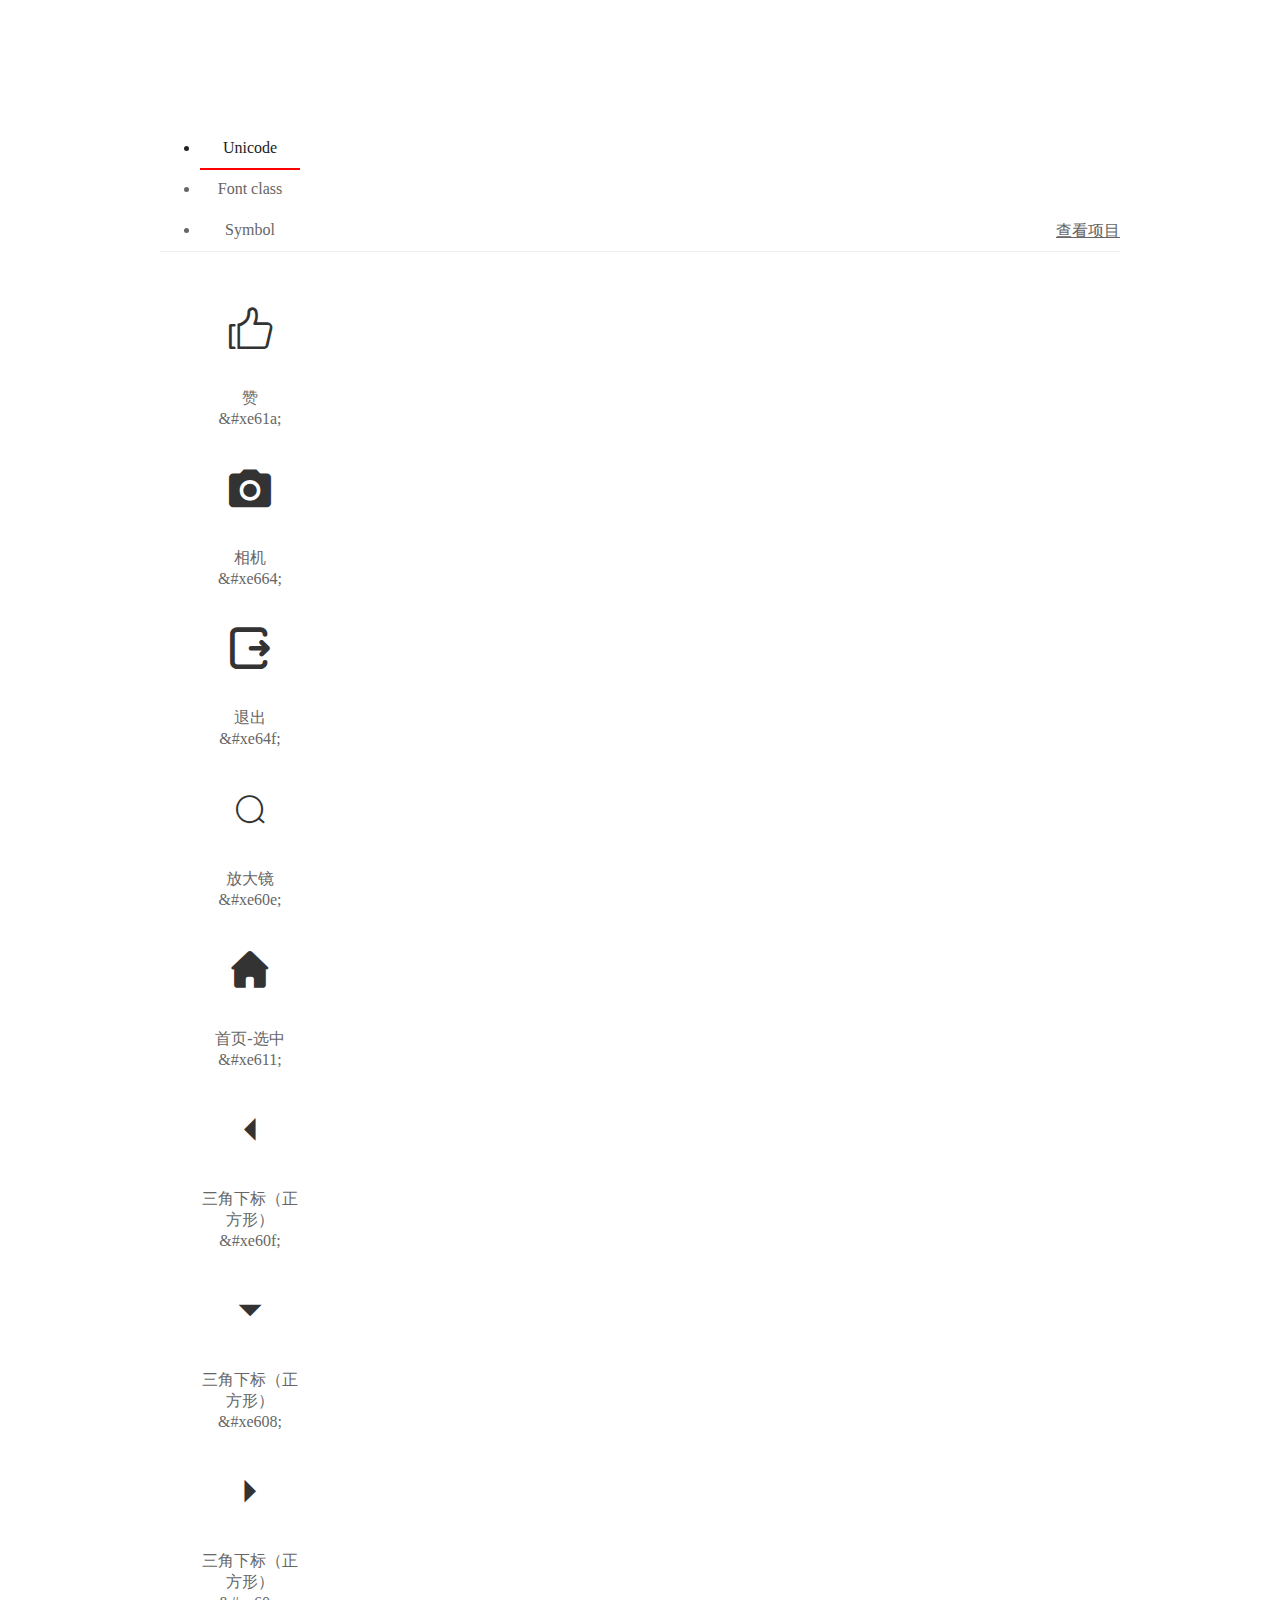
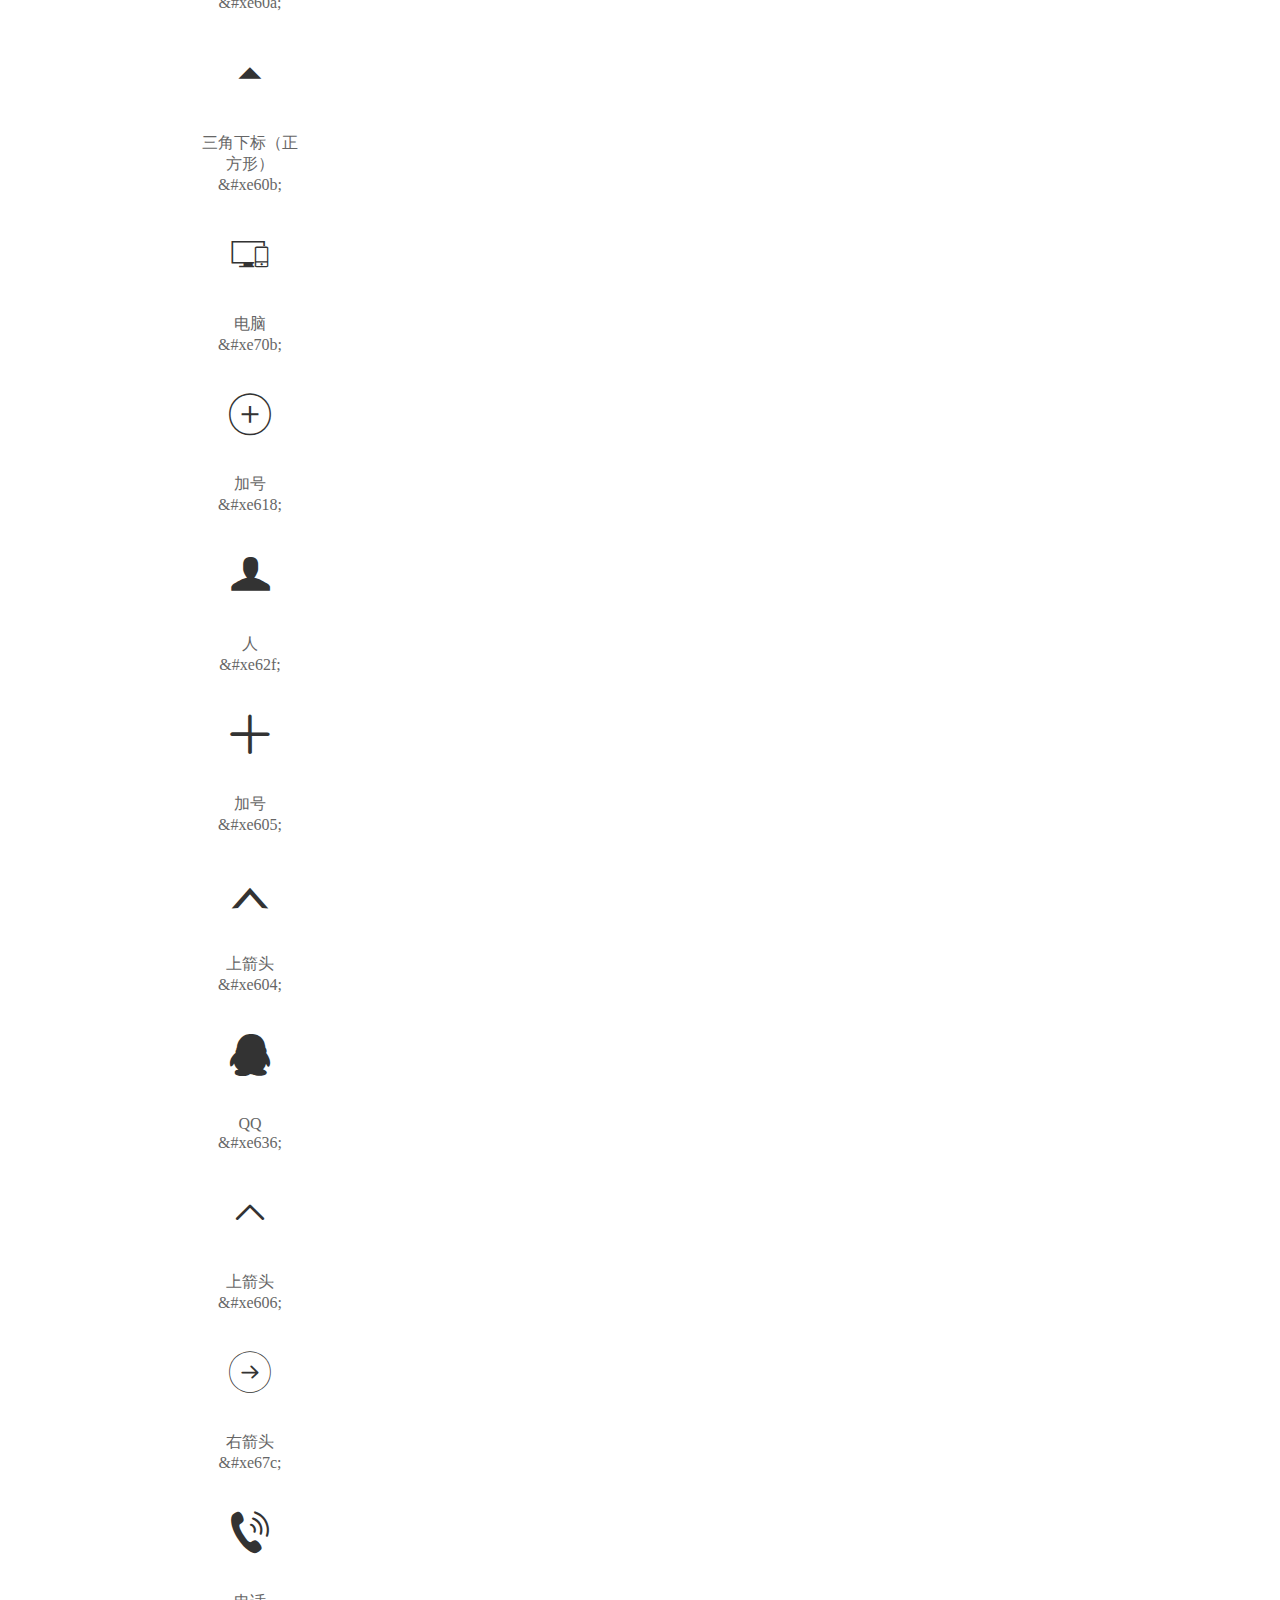
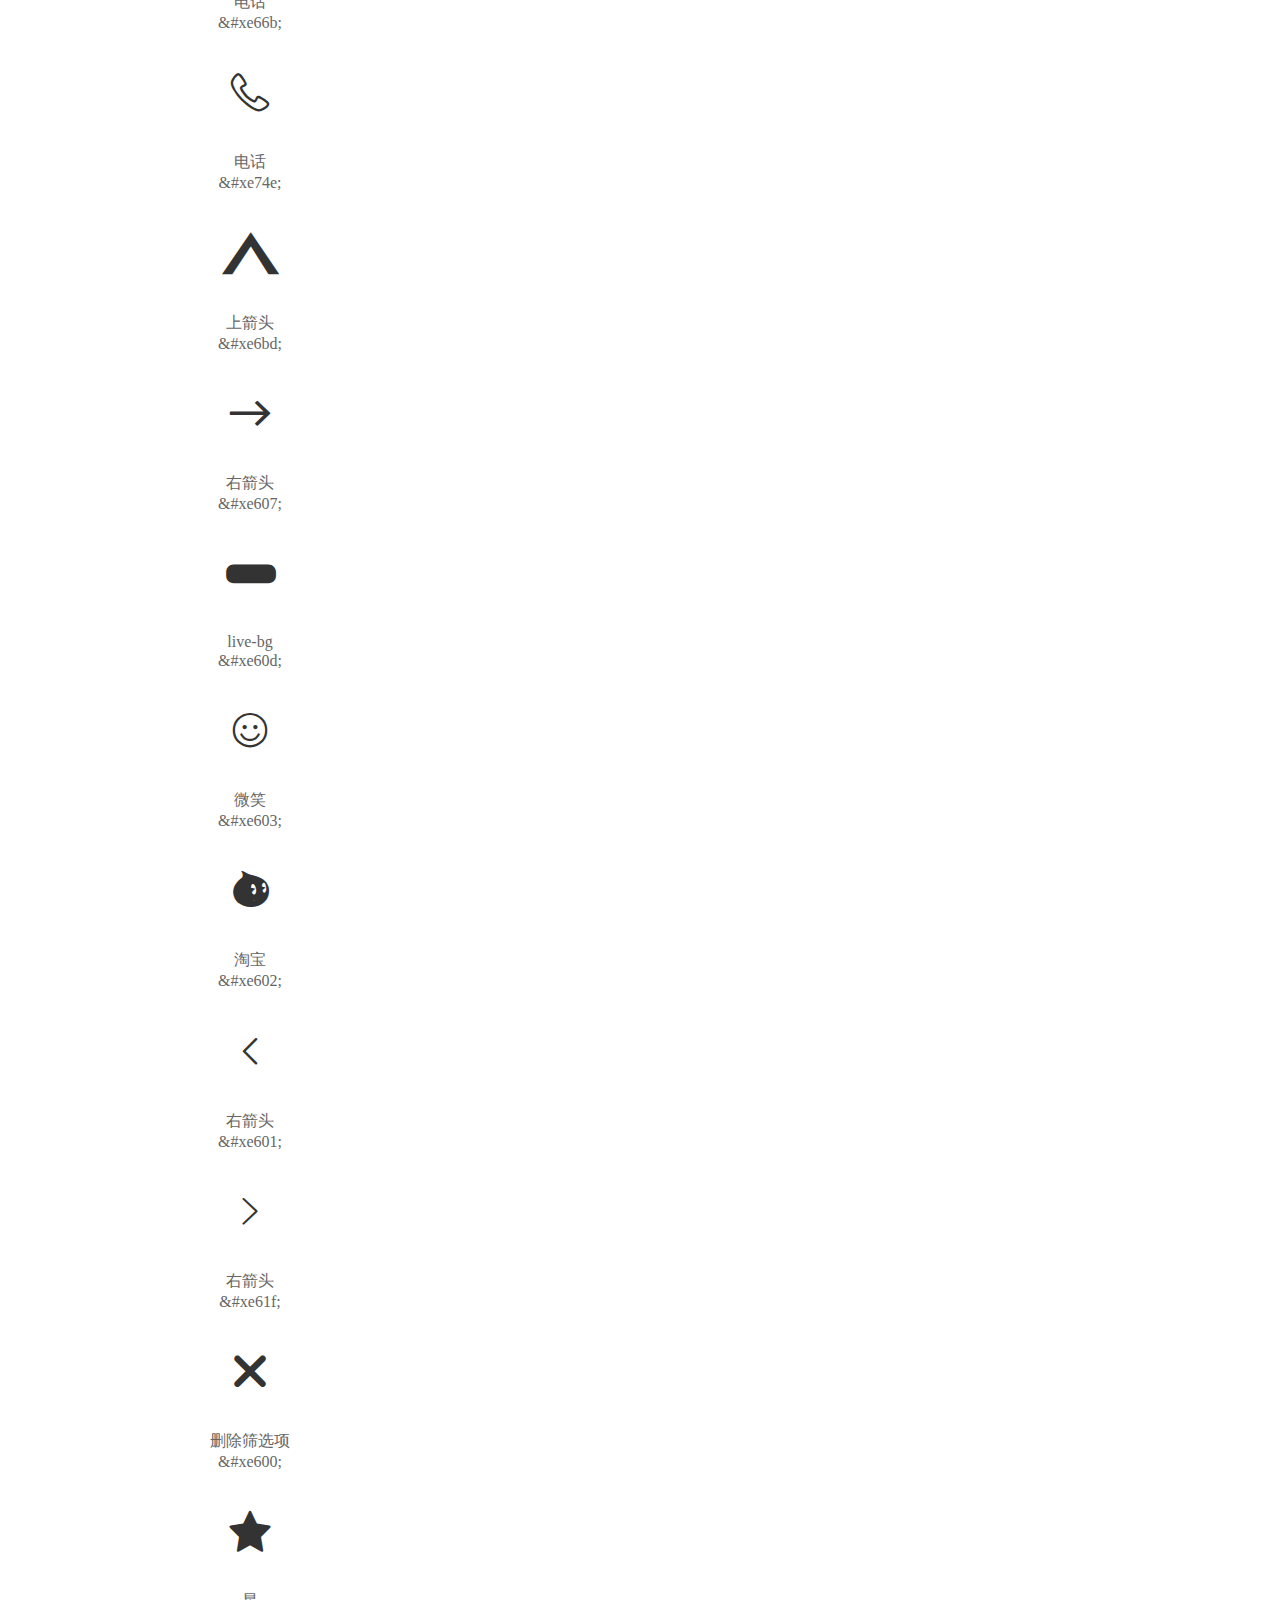
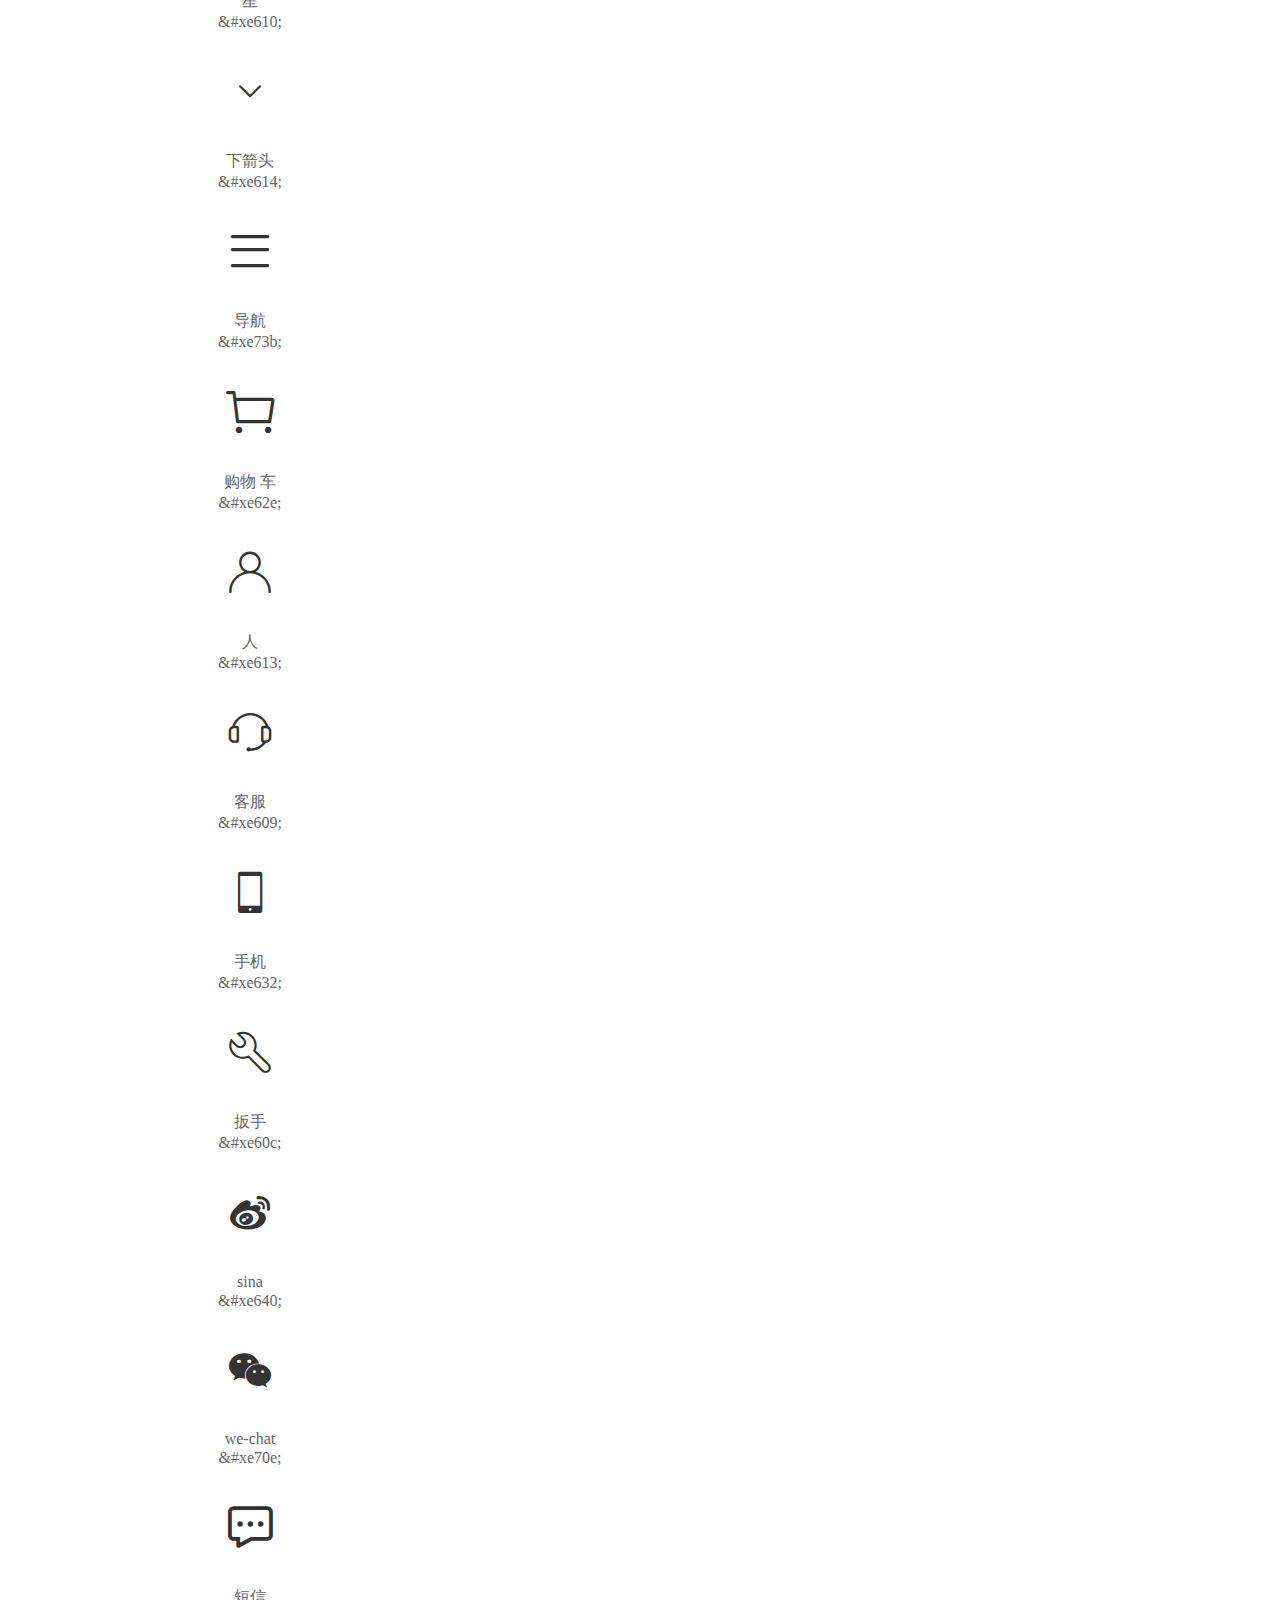
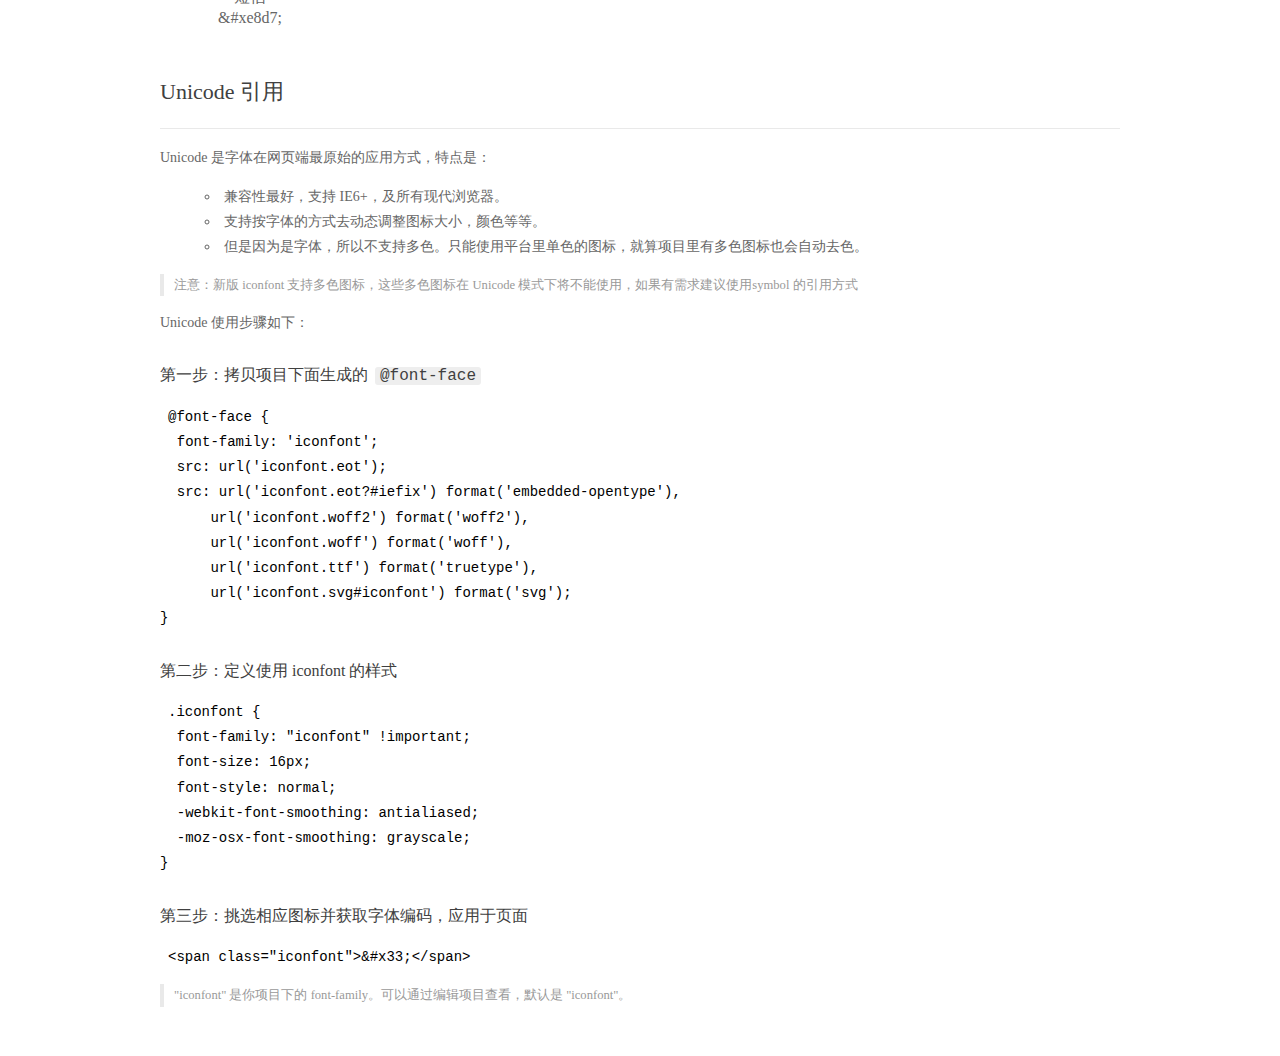
<file: iconfont/demo_index.html>
<!DOCTYPE html>
<html>
<head>
  <meta charset="utf-8"/>
  <title>IconFont Demo</title>
  <link rel="shortcut icon" href="https://img.alicdn.com/tps/i4/TB1_oz6GVXXXXaFXpXXJDFnIXXX-64-64.ico" type="image/x-icon"/>
  <link rel="stylesheet" href="https://g.alicdn.com/thx/cube/1.3.2/cube.min.css">
  <link rel="stylesheet" href="demo.css">
  <link rel="stylesheet" href="iconfont.css">
  <script src="iconfont.js"></script>
  <!-- jQuery -->
  <script src="https://a1.alicdn.com/oss/uploads/2018/12/26/7bfddb60-08e8-11e9-9b04-53e73bb6408b.js"></script>
  <!-- 代码高亮 -->
  <script src="https://a1.alicdn.com/oss/uploads/2018/12/26/a3f714d0-08e6-11e9-8a15-ebf944d7534c.js"></script>
</head>
<body>
  <div class="main">
    <h1 class="logo"><a href="https://www.iconfont.cn/" title="iconfont 首页" target="_blank">&#xe86b;</a></h1>
    <div class="nav-tabs">
      <ul id="tabs" class="dib-box">
        <li class="dib active"><span>Unicode</span></li>
        <li class="dib"><span>Font class</span></li>
        <li class="dib"><span>Symbol</span></li>
      </ul>
      
      <a href="https://www.iconfont.cn/manage/index?manage_type=myprojects&projectId=1296095" target="_blank" class="nav-more">查看项目</a>
      
    </div>
    <div class="tab-container">
      <div class="content unicode" style="display: block;">
          <ul class="icon_lists dib-box">
          
            <li class="dib">
              <span class="icon iconfont">&#xe61a;</span>
                <div class="name">赞</div>
                <div class="code-name">&amp;#xe61a;</div>
              </li>
          
            <li class="dib">
              <span class="icon iconfont">&#xe664;</span>
                <div class="name">相机</div>
                <div class="code-name">&amp;#xe664;</div>
              </li>
          
            <li class="dib">
              <span class="icon iconfont">&#xe64f;</span>
                <div class="name">退出</div>
                <div class="code-name">&amp;#xe64f;</div>
              </li>
          
            <li class="dib">
              <span class="icon iconfont">&#xe60e;</span>
                <div class="name">放大镜</div>
                <div class="code-name">&amp;#xe60e;</div>
              </li>
          
            <li class="dib">
              <span class="icon iconfont">&#xe611;</span>
                <div class="name">首页-选中</div>
                <div class="code-name">&amp;#xe611;</div>
              </li>
          
            <li class="dib">
              <span class="icon iconfont">&#xe60f;</span>
                <div class="name">三角下标（正方形）</div>
                <div class="code-name">&amp;#xe60f;</div>
              </li>
          
            <li class="dib">
              <span class="icon iconfont">&#xe608;</span>
                <div class="name">三角下标（正方形）</div>
                <div class="code-name">&amp;#xe608;</div>
              </li>
          
            <li class="dib">
              <span class="icon iconfont">&#xe60a;</span>
                <div class="name">三角下标（正方形）</div>
                <div class="code-name">&amp;#xe60a;</div>
              </li>
          
            <li class="dib">
              <span class="icon iconfont">&#xe60b;</span>
                <div class="name">三角下标（正方形）</div>
                <div class="code-name">&amp;#xe60b;</div>
              </li>
          
            <li class="dib">
              <span class="icon iconfont">&#xe70b;</span>
                <div class="name">电脑</div>
                <div class="code-name">&amp;#xe70b;</div>
              </li>
          
            <li class="dib">
              <span class="icon iconfont">&#xe618;</span>
                <div class="name">加号</div>
                <div class="code-name">&amp;#xe618;</div>
              </li>
          
            <li class="dib">
              <span class="icon iconfont">&#xe62f;</span>
                <div class="name">人</div>
                <div class="code-name">&amp;#xe62f;</div>
              </li>
          
            <li class="dib">
              <span class="icon iconfont">&#xe605;</span>
                <div class="name">加号</div>
                <div class="code-name">&amp;#xe605;</div>
              </li>
          
            <li class="dib">
              <span class="icon iconfont">&#xe604;</span>
                <div class="name">上箭头</div>
                <div class="code-name">&amp;#xe604;</div>
              </li>
          
            <li class="dib">
              <span class="icon iconfont">&#xe636;</span>
                <div class="name">QQ</div>
                <div class="code-name">&amp;#xe636;</div>
              </li>
          
            <li class="dib">
              <span class="icon iconfont">&#xe606;</span>
                <div class="name">上箭头</div>
                <div class="code-name">&amp;#xe606;</div>
              </li>
          
            <li class="dib">
              <span class="icon iconfont">&#xe67c;</span>
                <div class="name">右箭头</div>
                <div class="code-name">&amp;#xe67c;</div>
              </li>
          
            <li class="dib">
              <span class="icon iconfont">&#xe66b;</span>
                <div class="name">电话</div>
                <div class="code-name">&amp;#xe66b;</div>
              </li>
          
            <li class="dib">
              <span class="icon iconfont">&#xe74e;</span>
                <div class="name">电话</div>
                <div class="code-name">&amp;#xe74e;</div>
              </li>
          
            <li class="dib">
              <span class="icon iconfont">&#xe6bd;</span>
                <div class="name">上箭头</div>
                <div class="code-name">&amp;#xe6bd;</div>
              </li>
          
            <li class="dib">
              <span class="icon iconfont">&#xe607;</span>
                <div class="name">右箭头</div>
                <div class="code-name">&amp;#xe607;</div>
              </li>
          
            <li class="dib">
              <span class="icon iconfont">&#xe60d;</span>
                <div class="name">live-bg</div>
                <div class="code-name">&amp;#xe60d;</div>
              </li>
          
            <li class="dib">
              <span class="icon iconfont">&#xe603;</span>
                <div class="name">微笑</div>
                <div class="code-name">&amp;#xe603;</div>
              </li>
          
            <li class="dib">
              <span class="icon iconfont">&#xe602;</span>
                <div class="name">淘宝</div>
                <div class="code-name">&amp;#xe602;</div>
              </li>
          
            <li class="dib">
              <span class="icon iconfont">&#xe601;</span>
                <div class="name">右箭头</div>
                <div class="code-name">&amp;#xe601;</div>
              </li>
          
            <li class="dib">
              <span class="icon iconfont">&#xe61f;</span>
                <div class="name">右箭头</div>
                <div class="code-name">&amp;#xe61f;</div>
              </li>
          
            <li class="dib">
              <span class="icon iconfont">&#xe600;</span>
                <div class="name">删除筛选项</div>
                <div class="code-name">&amp;#xe600;</div>
              </li>
          
            <li class="dib">
              <span class="icon iconfont">&#xe610;</span>
                <div class="name">星</div>
                <div class="code-name">&amp;#xe610;</div>
              </li>
          
            <li class="dib">
              <span class="icon iconfont">&#xe614;</span>
                <div class="name">下箭头</div>
                <div class="code-name">&amp;#xe614;</div>
              </li>
          
            <li class="dib">
              <span class="icon iconfont">&#xe73b;</span>
                <div class="name">导航</div>
                <div class="code-name">&amp;#xe73b;</div>
              </li>
          
            <li class="dib">
              <span class="icon iconfont">&#xe62e;</span>
                <div class="name">购物 车</div>
                <div class="code-name">&amp;#xe62e;</div>
              </li>
          
            <li class="dib">
              <span class="icon iconfont">&#xe613;</span>
                <div class="name">人</div>
                <div class="code-name">&amp;#xe613;</div>
              </li>
          
            <li class="dib">
              <span class="icon iconfont">&#xe609;</span>
                <div class="name">客服</div>
                <div class="code-name">&amp;#xe609;</div>
              </li>
          
            <li class="dib">
              <span class="icon iconfont">&#xe632;</span>
                <div class="name">手机</div>
                <div class="code-name">&amp;#xe632;</div>
              </li>
          
            <li class="dib">
              <span class="icon iconfont">&#xe60c;</span>
                <div class="name">扳手</div>
                <div class="code-name">&amp;#xe60c;</div>
              </li>
          
            <li class="dib">
              <span class="icon iconfont">&#xe640;</span>
                <div class="name">sina</div>
                <div class="code-name">&amp;#xe640;</div>
              </li>
          
            <li class="dib">
              <span class="icon iconfont">&#xe70e;</span>
                <div class="name">we-chat</div>
                <div class="code-name">&amp;#xe70e;</div>
              </li>
          
            <li class="dib">
              <span class="icon iconfont">&#xe8d7;</span>
                <div class="name">短信</div>
                <div class="code-name">&amp;#xe8d7;</div>
              </li>
          
          </ul>
          <div class="article markdown">
          <h2 id="unicode-">Unicode 引用</h2>
          <hr>

          <p>Unicode 是字体在网页端最原始的应用方式，特点是：</p>
          <ul>
            <li>兼容性最好，支持 IE6+，及所有现代浏览器。</li>
            <li>支持按字体的方式去动态调整图标大小，颜色等等。</li>
            <li>但是因为是字体，所以不支持多色。只能使用平台里单色的图标，就算项目里有多色图标也会自动去色。</li>
          </ul>
          <blockquote>
            <p>注意：新版 iconfont 支持多色图标，这些多色图标在 Unicode 模式下将不能使用，如果有需求建议使用symbol 的引用方式</p>
          </blockquote>
          <p>Unicode 使用步骤如下：</p>
          <h3 id="-font-face">第一步：拷贝项目下面生成的 <code>@font-face</code></h3>
<pre><code class="language-css"
>@font-face {
  font-family: 'iconfont';
  src: url('iconfont.eot');
  src: url('iconfont.eot?#iefix') format('embedded-opentype'),
      url('iconfont.woff2') format('woff2'),
      url('iconfont.woff') format('woff'),
      url('iconfont.ttf') format('truetype'),
      url('iconfont.svg#iconfont') format('svg');
}
</code></pre>
          <h3 id="-iconfont-">第二步：定义使用 iconfont 的样式</h3>
<pre><code class="language-css"
>.iconfont {
  font-family: "iconfont" !important;
  font-size: 16px;
  font-style: normal;
  -webkit-font-smoothing: antialiased;
  -moz-osx-font-smoothing: grayscale;
}
</code></pre>
          <h3 id="-">第三步：挑选相应图标并获取字体编码，应用于页面</h3>
<pre>
<code class="language-html"
>&lt;span class="iconfont"&gt;&amp;#x33;&lt;/span&gt;
</code></pre>
          <blockquote>
            <p>"iconfont" 是你项目下的 font-family。可以通过编辑项目查看，默认是 "iconfont"。</p>
          </blockquote>
          </div>
      </div>
      <div class="content font-class">
        <ul class="icon_lists dib-box">
          
          <li class="dib">
            <span class="icon iconfont icon-zan"></span>
            <div class="name">
              赞
            </div>
            <div class="code-name">.icon-zan
            </div>
          </li>
          
          <li class="dib">
            <span class="icon iconfont icon-xiangji"></span>
            <div class="name">
              相机
            </div>
            <div class="code-name">.icon-xiangji
            </div>
          </li>
          
          <li class="dib">
            <span class="icon iconfont icon-tuichu"></span>
            <div class="name">
              退出
            </div>
            <div class="code-name">.icon-tuichu
            </div>
          </li>
          
          <li class="dib">
            <span class="icon iconfont icon-fangdajing"></span>
            <div class="name">
              放大镜
            </div>
            <div class="code-name">.icon-fangdajing
            </div>
          </li>
          
          <li class="dib">
            <span class="icon iconfont icon-home"></span>
            <div class="name">
              首页-选中
            </div>
            <div class="code-name">.icon-home
            </div>
          </li>
          
          <li class="dib">
            <span class="icon iconfont icon-arrRight-fill"></span>
            <div class="name">
              三角下标（正方形）
            </div>
            <div class="code-name">.icon-arrRight-fill
            </div>
          </li>
          
          <li class="dib">
            <span class="icon iconfont icon-shang"></span>
            <div class="name">
              三角下标（正方形）
            </div>
            <div class="code-name">.icon-shang
            </div>
          </li>
          
          <li class="dib">
            <span class="icon iconfont icon-right"></span>
            <div class="name">
              三角下标（正方形）
            </div>
            <div class="code-name">.icon-right
            </div>
          </li>
          
          <li class="dib">
            <span class="icon iconfont icon--triangle-top"></span>
            <div class="name">
              三角下标（正方形）
            </div>
            <div class="code-name">.icon--triangle-top
            </div>
          </li>
          
          <li class="dib">
            <span class="icon iconfont icon-diannao"></span>
            <div class="name">
              电脑
            </div>
            <div class="code-name">.icon-diannao
            </div>
          </li>
          
          <li class="dib">
            <span class="icon iconfont icon-icon-test"></span>
            <div class="name">
              加号
            </div>
            <div class="code-name">.icon-icon-test
            </div>
          </li>
          
          <li class="dib">
            <span class="icon iconfont icon-ren1"></span>
            <div class="name">
              人
            </div>
            <div class="code-name">.icon-ren1
            </div>
          </li>
          
          <li class="dib">
            <span class="icon iconfont icon-jia"></span>
            <div class="name">
              加号
            </div>
            <div class="code-name">.icon-jia
            </div>
          </li>
          
          <li class="dib">
            <span class="icon iconfont icon-iconfontarrowup"></span>
            <div class="name">
              上箭头
            </div>
            <div class="code-name">.icon-iconfontarrowup
            </div>
          </li>
          
          <li class="dib">
            <span class="icon iconfont icon-qq"></span>
            <div class="name">
              QQ
            </div>
            <div class="code-name">.icon-qq
            </div>
          </li>
          
          <li class="dib">
            <span class="icon iconfont icon-up"></span>
            <div class="name">
              上箭头
            </div>
            <div class="code-name">.icon-up
            </div>
          </li>
          
          <li class="dib">
            <span class="icon iconfont icon-youjiantou1"></span>
            <div class="name">
              右箭头
            </div>
            <div class="code-name">.icon-youjiantou1
            </div>
          </li>
          
          <li class="dib">
            <span class="icon iconfont icon-dianhua"></span>
            <div class="name">
              电话
            </div>
            <div class="code-name">.icon-dianhua
            </div>
          </li>
          
          <li class="dib">
            <span class="icon iconfont icon-dianhua1"></span>
            <div class="name">
              电话
            </div>
            <div class="code-name">.icon-dianhua1
            </div>
          </li>
          
          <li class="dib">
            <span class="icon iconfont icon-shangjiantou"></span>
            <div class="name">
              上箭头
            </div>
            <div class="code-name">.icon-shangjiantou
            </div>
          </li>
          
          <li class="dib">
            <span class="icon iconfont icon-youjiantou3"></span>
            <div class="name">
              右箭头
            </div>
            <div class="code-name">.icon-youjiantou3
            </div>
          </li>
          
          <li class="dib">
            <span class="icon iconfont icon-live"></span>
            <div class="name">
              live-bg
            </div>
            <div class="code-name">.icon-live
            </div>
          </li>
          
          <li class="dib">
            <span class="icon iconfont icon-weixiao"></span>
            <div class="name">
              微笑
            </div>
            <div class="code-name">.icon-weixiao
            </div>
          </li>
          
          <li class="dib">
            <span class="icon iconfont icon-taobao"></span>
            <div class="name">
              淘宝
            </div>
            <div class="code-name">.icon-taobao
            </div>
          </li>
          
          <li class="dib">
            <span class="icon iconfont icon-icon"></span>
            <div class="name">
              右箭头
            </div>
            <div class="code-name">.icon-icon
            </div>
          </li>
          
          <li class="dib">
            <span class="icon iconfont icon-youjiantou"></span>
            <div class="name">
              右箭头
            </div>
            <div class="code-name">.icon-youjiantou
            </div>
          </li>
          
          <li class="dib">
            <span class="icon iconfont icon-delete"></span>
            <div class="name">
              删除筛选项
            </div>
            <div class="code-name">.icon-delete
            </div>
          </li>
          
          <li class="dib">
            <span class="icon iconfont icon-xing"></span>
            <div class="name">
              星
            </div>
            <div class="code-name">.icon-xing
            </div>
          </li>
          
          <li class="dib">
            <span class="icon iconfont icon-arrowdown"></span>
            <div class="name">
              下箭头
            </div>
            <div class="code-name">.icon-arrowdown
            </div>
          </li>
          
          <li class="dib">
            <span class="icon iconfont icon-daohang"></span>
            <div class="name">
              导航
            </div>
            <div class="code-name">.icon-daohang
            </div>
          </li>
          
          <li class="dib">
            <span class="icon iconfont icon-gouwuche"></span>
            <div class="name">
              购物 车
            </div>
            <div class="code-name">.icon-gouwuche
            </div>
          </li>
          
          <li class="dib">
            <span class="icon iconfont icon-ren"></span>
            <div class="name">
              人
            </div>
            <div class="code-name">.icon-ren
            </div>
          </li>
          
          <li class="dib">
            <span class="icon iconfont icon-kefu"></span>
            <div class="name">
              客服
            </div>
            <div class="code-name">.icon-kefu
            </div>
          </li>
          
          <li class="dib">
            <span class="icon iconfont icon-shouji"></span>
            <div class="name">
              手机
            </div>
            <div class="code-name">.icon-shouji
            </div>
          </li>
          
          <li class="dib">
            <span class="icon iconfont icon-banshou"></span>
            <div class="name">
              扳手
            </div>
            <div class="code-name">.icon-banshou
            </div>
          </li>
          
          <li class="dib">
            <span class="icon iconfont icon-sina"></span>
            <div class="name">
              sina
            </div>
            <div class="code-name">.icon-sina
            </div>
          </li>
          
          <li class="dib">
            <span class="icon iconfont icon-we-chat"></span>
            <div class="name">
              we-chat
            </div>
            <div class="code-name">.icon-we-chat
            </div>
          </li>
          
          <li class="dib">
            <span class="icon iconfont icon-duanxin"></span>
            <div class="name">
              短信
            </div>
            <div class="code-name">.icon-duanxin
            </div>
          </li>
          
        </ul>
        <div class="article markdown">
        <h2 id="font-class-">font-class 引用</h2>
        <hr>

        <p>font-class 是 Unicode 使用方式的一种变种，主要是解决 Unicode 书写不直观，语意不明确的问题。</p>
        <p>与 Unicode 使用方式相比，具有如下特点：</p>
        <ul>
          <li>兼容性良好，支持 IE8+，及所有现代浏览器。</li>
          <li>相比于 Unicode 语意明确，书写更直观。可以很容易分辨这个 icon 是什么。</li>
          <li>因为使用 class 来定义图标，所以当要替换图标时，只需要修改 class 里面的 Unicode 引用。</li>
          <li>不过因为本质上还是使用的字体，所以多色图标还是不支持的。</li>
        </ul>
        <p>使用步骤如下：</p>
        <h3 id="-fontclass-">第一步：引入项目下面生成的 fontclass 代码：</h3>
<pre><code class="language-html">&lt;link rel="stylesheet" href="./iconfont.css"&gt;
</code></pre>
        <h3 id="-">第二步：挑选相应图标并获取类名，应用于页面：</h3>
<pre><code class="language-html">&lt;span class="iconfont icon-xxx"&gt;&lt;/span&gt;
</code></pre>
        <blockquote>
          <p>"
            iconfont" 是你项目下的 font-family。可以通过编辑项目查看，默认是 "iconfont"。</p>
        </blockquote>
      </div>
      </div>
      <div class="content symbol">
          <ul class="icon_lists dib-box">
          
            <li class="dib">
                <svg class="icon svg-icon" aria-hidden="true">
                  <use xlink:href="#icon-zan"></use>
                </svg>
                <div class="name">赞</div>
                <div class="code-name">#icon-zan</div>
            </li>
          
            <li class="dib">
                <svg class="icon svg-icon" aria-hidden="true">
                  <use xlink:href="#icon-xiangji"></use>
                </svg>
                <div class="name">相机</div>
                <div class="code-name">#icon-xiangji</div>
            </li>
          
            <li class="dib">
                <svg class="icon svg-icon" aria-hidden="true">
                  <use xlink:href="#icon-tuichu"></use>
                </svg>
                <div class="name">退出</div>
                <div class="code-name">#icon-tuichu</div>
            </li>
          
            <li class="dib">
                <svg class="icon svg-icon" aria-hidden="true">
                  <use xlink:href="#icon-fangdajing"></use>
                </svg>
                <div class="name">放大镜</div>
                <div class="code-name">#icon-fangdajing</div>
            </li>
          
            <li class="dib">
                <svg class="icon svg-icon" aria-hidden="true">
                  <use xlink:href="#icon-home"></use>
                </svg>
                <div class="name">首页-选中</div>
                <div class="code-name">#icon-home</div>
            </li>
          
            <li class="dib">
                <svg class="icon svg-icon" aria-hidden="true">
                  <use xlink:href="#icon-arrRight-fill"></use>
                </svg>
                <div class="name">三角下标（正方形）</div>
                <div class="code-name">#icon-arrRight-fill</div>
            </li>
          
            <li class="dib">
                <svg class="icon svg-icon" aria-hidden="true">
                  <use xlink:href="#icon-shang"></use>
                </svg>
                <div class="name">三角下标（正方形）</div>
                <div class="code-name">#icon-shang</div>
            </li>
          
            <li class="dib">
                <svg class="icon svg-icon" aria-hidden="true">
                  <use xlink:href="#icon-right"></use>
                </svg>
                <div class="name">三角下标（正方形）</div>
                <div class="code-name">#icon-right</div>
            </li>
          
            <li class="dib">
                <svg class="icon svg-icon" aria-hidden="true">
                  <use xlink:href="#icon--triangle-top"></use>
                </svg>
                <div class="name">三角下标（正方形）</div>
                <div class="code-name">#icon--triangle-top</div>
            </li>
          
            <li class="dib">
                <svg class="icon svg-icon" aria-hidden="true">
                  <use xlink:href="#icon-diannao"></use>
                </svg>
                <div class="name">电脑</div>
                <div class="code-name">#icon-diannao</div>
            </li>
          
            <li class="dib">
                <svg class="icon svg-icon" aria-hidden="true">
                  <use xlink:href="#icon-icon-test"></use>
                </svg>
                <div class="name">加号</div>
                <div class="code-name">#icon-icon-test</div>
            </li>
          
            <li class="dib">
                <svg class="icon svg-icon" aria-hidden="true">
                  <use xlink:href="#icon-ren1"></use>
                </svg>
                <div class="name">人</div>
                <div class="code-name">#icon-ren1</div>
            </li>
          
            <li class="dib">
                <svg class="icon svg-icon" aria-hidden="true">
                  <use xlink:href="#icon-jia"></use>
                </svg>
                <div class="name">加号</div>
                <div class="code-name">#icon-jia</div>
            </li>
          
            <li class="dib">
                <svg class="icon svg-icon" aria-hidden="true">
                  <use xlink:href="#icon-iconfontarrowup"></use>
                </svg>
                <div class="name">上箭头</div>
                <div class="code-name">#icon-iconfontarrowup</div>
            </li>
          
            <li class="dib">
                <svg class="icon svg-icon" aria-hidden="true">
                  <use xlink:href="#icon-qq"></use>
                </svg>
                <div class="name">QQ</div>
                <div class="code-name">#icon-qq</div>
            </li>
          
            <li class="dib">
                <svg class="icon svg-icon" aria-hidden="true">
                  <use xlink:href="#icon-up"></use>
                </svg>
                <div class="name">上箭头</div>
                <div class="code-name">#icon-up</div>
            </li>
          
            <li class="dib">
                <svg class="icon svg-icon" aria-hidden="true">
                  <use xlink:href="#icon-youjiantou1"></use>
                </svg>
                <div class="name">右箭头</div>
                <div class="code-name">#icon-youjiantou1</div>
            </li>
          
            <li class="dib">
                <svg class="icon svg-icon" aria-hidden="true">
                  <use xlink:href="#icon-dianhua"></use>
                </svg>
                <div class="name">电话</div>
                <div class="code-name">#icon-dianhua</div>
            </li>
          
            <li class="dib">
                <svg class="icon svg-icon" aria-hidden="true">
                  <use xlink:href="#icon-dianhua1"></use>
                </svg>
                <div class="name">电话</div>
                <div class="code-name">#icon-dianhua1</div>
            </li>
          
            <li class="dib">
                <svg class="icon svg-icon" aria-hidden="true">
                  <use xlink:href="#icon-shangjiantou"></use>
                </svg>
                <div class="name">上箭头</div>
                <div class="code-name">#icon-shangjiantou</div>
            </li>
          
            <li class="dib">
                <svg class="icon svg-icon" aria-hidden="true">
                  <use xlink:href="#icon-youjiantou3"></use>
                </svg>
                <div class="name">右箭头</div>
                <div class="code-name">#icon-youjiantou3</div>
            </li>
          
            <li class="dib">
                <svg class="icon svg-icon" aria-hidden="true">
                  <use xlink:href="#icon-live"></use>
                </svg>
                <div class="name">live-bg</div>
                <div class="code-name">#icon-live</div>
            </li>
          
            <li class="dib">
                <svg class="icon svg-icon" aria-hidden="true">
                  <use xlink:href="#icon-weixiao"></use>
                </svg>
                <div class="name">微笑</div>
                <div class="code-name">#icon-weixiao</div>
            </li>
          
            <li class="dib">
                <svg class="icon svg-icon" aria-hidden="true">
                  <use xlink:href="#icon-taobao"></use>
                </svg>
                <div class="name">淘宝</div>
                <div class="code-name">#icon-taobao</div>
            </li>
          
            <li class="dib">
                <svg class="icon svg-icon" aria-hidden="true">
                  <use xlink:href="#icon-icon"></use>
                </svg>
                <div class="name">右箭头</div>
                <div class="code-name">#icon-icon</div>
            </li>
          
            <li class="dib">
                <svg class="icon svg-icon" aria-hidden="true">
                  <use xlink:href="#icon-youjiantou"></use>
                </svg>
                <div class="name">右箭头</div>
                <div class="code-name">#icon-youjiantou</div>
            </li>
          
            <li class="dib">
                <svg class="icon svg-icon" aria-hidden="true">
                  <use xlink:href="#icon-delete"></use>
                </svg>
                <div class="name">删除筛选项</div>
                <div class="code-name">#icon-delete</div>
            </li>
          
            <li class="dib">
                <svg class="icon svg-icon" aria-hidden="true">
                  <use xlink:href="#icon-xing"></use>
                </svg>
                <div class="name">星</div>
                <div class="code-name">#icon-xing</div>
            </li>
          
            <li class="dib">
                <svg class="icon svg-icon" aria-hidden="true">
                  <use xlink:href="#icon-arrowdown"></use>
                </svg>
                <div class="name">下箭头</div>
                <div class="code-name">#icon-arrowdown</div>
            </li>
          
            <li class="dib">
                <svg class="icon svg-icon" aria-hidden="true">
                  <use xlink:href="#icon-daohang"></use>
                </svg>
                <div class="name">导航</div>
                <div class="code-name">#icon-daohang</div>
            </li>
          
            <li class="dib">
                <svg class="icon svg-icon" aria-hidden="true">
                  <use xlink:href="#icon-gouwuche"></use>
                </svg>
                <div class="name">购物 车</div>
                <div class="code-name">#icon-gouwuche</div>
            </li>
          
            <li class="dib">
                <svg class="icon svg-icon" aria-hidden="true">
                  <use xlink:href="#icon-ren"></use>
                </svg>
                <div class="name">人</div>
                <div class="code-name">#icon-ren</div>
            </li>
          
            <li class="dib">
                <svg class="icon svg-icon" aria-hidden="true">
                  <use xlink:href="#icon-kefu"></use>
                </svg>
                <div class="name">客服</div>
                <div class="code-name">#icon-kefu</div>
            </li>
          
            <li class="dib">
                <svg class="icon svg-icon" aria-hidden="true">
                  <use xlink:href="#icon-shouji"></use>
                </svg>
                <div class="name">手机</div>
                <div class="code-name">#icon-shouji</div>
            </li>
          
            <li class="dib">
                <svg class="icon svg-icon" aria-hidden="true">
                  <use xlink:href="#icon-banshou"></use>
                </svg>
                <div class="name">扳手</div>
                <div class="code-name">#icon-banshou</div>
            </li>
          
            <li class="dib">
                <svg class="icon svg-icon" aria-hidden="true">
                  <use xlink:href="#icon-sina"></use>
                </svg>
                <div class="name">sina</div>
                <div class="code-name">#icon-sina</div>
            </li>
          
            <li class="dib">
                <svg class="icon svg-icon" aria-hidden="true">
                  <use xlink:href="#icon-we-chat"></use>
                </svg>
                <div class="name">we-chat</div>
                <div class="code-name">#icon-we-chat</div>
            </li>
          
            <li class="dib">
                <svg class="icon svg-icon" aria-hidden="true">
                  <use xlink:href="#icon-duanxin"></use>
                </svg>
                <div class="name">短信</div>
                <div class="code-name">#icon-duanxin</div>
            </li>
          
          </ul>
          <div class="article markdown">
          <h2 id="symbol-">Symbol 引用</h2>
          <hr>

          <p>这是一种全新的使用方式，应该说这才是未来的主流，也是平台目前推荐的用法。相关介绍可以参考这篇<a href="">文章</a>
            这种用法其实是做了一个 SVG 的集合，与另外两种相比具有如下特点：</p>
          <ul>
            <li>支持多色图标了，不再受单色限制。</li>
            <li>通过一些技巧，支持像字体那样，通过 <code>font-size</code>, <code>color</code> 来调整样式。</li>
            <li>兼容性较差，支持 IE9+，及现代浏览器。</li>
            <li>浏览器渲染 SVG 的性能一般，还不如 png。</li>
          </ul>
          <p>使用步骤如下：</p>
          <h3 id="-symbol-">第一步：引入项目下面生成的 symbol 代码：</h3>
<pre><code class="language-html">&lt;script src="./iconfont.js"&gt;&lt;/script&gt;
</code></pre>
          <h3 id="-css-">第二步：加入通用 CSS 代码（引入一次就行）：</h3>
<pre><code class="language-html">&lt;style&gt;
.icon {
  width: 1em;
  height: 1em;
  vertical-align: -0.15em;
  fill: currentColor;
  overflow: hidden;
}
&lt;/style&gt;
</code></pre>
          <h3 id="-">第三步：挑选相应图标并获取类名，应用于页面：</h3>
<pre><code class="language-html">&lt;svg class="icon" aria-hidden="true"&gt;
  &lt;use xlink:href="#icon-xxx"&gt;&lt;/use&gt;
&lt;/svg&gt;
</code></pre>
          </div>
      </div>

    </div>
  </div>
  <script>
  $(document).ready(function () {
      $('.tab-container .content:first').show()

      $('#tabs li').click(function (e) {
        var tabContent = $('.tab-container .content')
        var index = $(this).index()

        if ($(this).hasClass('active')) {
          return
        } else {
          $('#tabs li').removeClass('active')
          $(this).addClass('active')

          tabContent.hide().eq(index).fadeIn()
        }
      })
    })
  </script>
</body>
</html>
</file>
<file: iconfont/iconfont.css>
@font-face {font-family: "iconfont";
  src: url('iconfont.eot?t=1603109409567'); /* IE9 */
  src: url('iconfont.eot?t=1603109409567#iefix') format('embedded-opentype'), /* IE6-IE8 */
  url('[data-uri]') format('woff2'),
  url('iconfont.woff?t=1603109409567') format('woff'),
  url('iconfont.ttf?t=1603109409567') format('truetype'), /* chrome, firefox, opera, Safari, Android, iOS 4.2+ */
  url('iconfont.svg?t=1603109409567#iconfont') format('svg'); /* iOS 4.1- */
}

.iconfont {
  font-family: "iconfont" !important;
  font-size: 16px;
  font-style: normal;
  -webkit-font-smoothing: antialiased;
  -moz-osx-font-smoothing: grayscale;
}

.icon-zan:before {
  content: "\e61a";
}

.icon-xiangji:before {
  content: "\e664";
}

.icon-tuichu:before {
  content: "\e64f";
}

.icon-fangdajing:before {
  content: "\e60e";
}

.icon-home:before {
  content: "\e611";
}

.icon-arrRight-fill:before {
  content: "\e60f";
}

.icon-shang:before {
  content: "\e608";
}

.icon-right:before {
  content: "\e60a";
}

.icon--triangle-top:before {
  content: "\e60b";
}

.icon-diannao:before {
  content: "\e70b";
}

.icon-icon-test:before {
  content: "\e618";
}

.icon-ren1:before {
  content: "\e62f";
}

.icon-jia:before {
  content: "\e605";
}

.icon-iconfontarrowup:before {
  content: "\e604";
}

.icon-qq:before {
  content: "\e636";
}

.icon-up:before {
  content: "\e606";
}

.icon-youjiantou1:before {
  content: "\e67c";
}

.icon-dianhua:before {
  content: "\e66b";
}

.icon-dianhua1:before {
  content: "\e74e";
}

.icon-shangjiantou:before {
  content: "\e6bd";
}

.icon-youjiantou3:before {
  content: "\e607";
}

.icon-live:before {
  content: "\e60d";
}

.icon-weixiao:before {
  content: "\e603";
}

.icon-taobao:before {
  content: "\e602";
}

.icon-icon:before {
  content: "\e601";
}

.icon-youjiantou:before {
  content: "\e61f";
}

.icon-delete:before {
  content: "\e600";
}

.icon-xing:before {
  content: "\e610";
}

.icon-arrowdown:before {
  content: "\e614";
}

.icon-daohang:before {
  content: "\e73b";
}

.icon-gouwuche:before {
  content: "\e62e";
}

.icon-ren:before {
  content: "\e613";
}

.icon-kefu:before {
  content: "\e609";
}

.icon-shouji:before {
  content: "\e632";
}

.icon-banshou:before {
  content: "\e60c";
}

.icon-sina:before {
  content: "\e640";
}

.icon-we-chat:before {
  content: "\e70e";
}

.icon-duanxin:before {
  content: "\e8d7";
}
</file>
<file: css/common.css>
@charset "utf-8";

html,body,div,section,article,nav,aside,header,footer,table,form,ul,ol,li,dl,dt,dd,tr,td,th,input,h1,h2,h3,h4,h5,h6,p,button,a{
	padding: 0;
	margin: 0;
}
h1,h2,h3,h4,h5,h6{
	font-weight: normal;
}
a,u{
	color: #000;
	text-decoration: none;
}
b,strong{
	font-weight: normal;
}
i,em{
	font-style: normal;
	/* font-family: "SimSun"; */
	color: gray;
}
ul,li{
	list-style: none;
}
input{
	outline: none;
	border: 0;
}
img{
	border: none;
}
.fl{
	float: left;
}
.fr{
	float: right;
}
.clearfix:before,.clearfix:after{
	display: table;
	content: "";
}
.clearfix:after{
	clear: both;
}
.clearfix{
	zoom: 1;
}
html{
    font-size: 31.25vw;
}
</file>
<file: css/football.css>
@charset "utf-8";

html{
    font-size: 31.25vw;
}
a{
    color: #333333;
    font-size: 0.12rem;
}
.app-top{
    position: fixed;
    width: 100vw;
    top: 0;
}
header{
    display: flex;
    justify-content: center;
    align-items: center;
    width: 100%;
    height: 0.44rem;
    background-color: #0cc440;
}
header a{
    height: 0.24rem;
    width: 0.61rem;
    text-align: center;
    line-height: 0.24rem;
    font-size: 0.12rem;
}
header a:nth-child(1){
    color: white;
    background-color: #63d985;
    border-radius: 0.12rem 0 0 0.12rem;
}
header a:nth-child(2){
    color: #a3e9b3;
    background-color: #3dd066;
    border-radius: 0 0.12rem 0.12rem 0;
}
nav{
    display: flex;
    justify-content: space-between;
    align-items: stretch;
    height: 0.34rem;
    width: 100%;
    background-color: rgba(255,255,255,.96
    );
}
nav a{
    flex: 1;
    font-size: 0.13rem;
    line-height: 0.34rem;
    text-align: center;
}
nav a:first-child{
    color: #0bc540;
    border-bottom: 0.025rem solid #0bc540;
}
article{
    width: 100vw;
    display: flex;
    justify-content: space-between;
    flex-wrap: wrap;
    margin: 0.78rem 0 0.44rem 0;
}
article a{
    box-sizing: border-box;
    width: 50%;
    margin-bottom: 0.05rem;
}
article a:nth-child(2n+1){
    padding-right: 0.025rem;
}
article a:nth-child(2n){
    padding-left: 0.025rem;
}
article a dt{
    height: 1.56rem;
    border: 1px solid #e5e5e5;
}
article a dt img{
    display: block;
    width: 100%;
    height: 100%;
}
article a dd{
    height: 0.29rem;
    background-color: white;
    color: #333333;
    font-size: 0.11rem;
    line-height: 0.29rem;
    text-indent: 0.1rem;
    border: 1px solid #e5e5e5;
    border-top: 0;
}
footer{
    position: fixed;
    bottom: 0;
    height: 0.44rem;
    width: 100vw;
    background-color: white;
    box-sizing: border-box;
    border-top: 1px solid #ccd6cd;
    display: flex;
    justify-content: space-between;
    align-items: stretch;
    padding: 0 0.12rem 0 0.16rem;
}
footer a{
    text-align: center;
}
footer a span{
    margin-top: 0.055rem;
    display: block;
    font-size: 0.11rem;
    color: #d5d5d5;
}
footer a b{
    font-size: 0.11rem;
    color: #d5d5d5;
}
footer a:first-child span{
    color: #0bc540;
}
footer a:first-child b{
    color: #0bc540;
}
footer a:nth-child(3){
    box-sizing: border-box;
    position: relative;
    width: 0.52rem;
    height: 0.52rem;
    border: 2px solid #d5d5d5;
    border-radius: 50%;
    top: -0.08rem;
    background-color: #fff;
    line-height: 0.47rem;
}
footer a:nth-child(3) span{
    margin-top: 0;
    font-size: 0.28rem;
    vertical-align: middle;
}
</file>
<file: css/base.css>
@charset "utf-8";
</file>
<file: css/football_1.css>
@charset "utf-8";

input{
    box-sizing: border-box;
    outline: none;
    border: 0;
}
header{
    width: 100vw;
    height: 0.44rem;
    background-color: #0cc440;
    text-align: center;
    line-height: 0.44rem;
    color: white;
    font-size: 0.16rem;
}
article{
    box-sizing: border-box;
    width: 100vw;
    padding: 0.145rem 0.15rem 0 0.15rem;
    font-size: 0;
}
article p{
    height: 0.34rem;
    line-height: 0.34rem;
    border-bottom: 1px solid #7f7f7f;
    color: #b1b1b1;
    font-size: 0.14rem;
    display: flex;
    justify-content: flex-start;
    align-items: stretch;
    margin-bottom: 0.27rem;
}
article p input{
    flex: 1;
    text-indent: 0.1rem;
}
.register{
    font-size: 0.12rem;
    color: #969696;
    margin-bottom: 0.26rem;
}
.register a{
    text-decoration: underline;
    color: #0cc440;
    font-size: 0.13rem;
}
article input[type="submit"]{
    width: 100%;
    height: 0.44rem;
    text-align: center;
    line-height: 0.44rem;
    color: white;
    font-size: 0.16rem;
    background-color: #0cc440;
    border-radius: 5px;
}
</file>
<file: css/base_1.css>
@charset "utf-8";

a{
    color: #333333;
    font-size: 0.12rem;
}
.app-top{
    position: fixed;
    width: 100vw;
    top: 0;
}
header{
    display: flex;
    justify-content: center;
    align-items: center;
    width: 100%;
    height: 0.44rem;
    background-color: #0cc440;
}
header a{
    height: 0.24rem;
    width: 0.61rem;
    text-align: center;
    line-height: 0.24rem;
    font-size: 0.12rem;
}
header a:nth-child(1){
    color: #a3e9b3;
    background-color: #3dd066;
    border-radius: 0.12rem 0 0 0.12rem;
}
header a:nth-child(2){
    color: white;
    background-color: #63d985;
    border-radius: 0 0.12rem 0.12rem 0;
}
article{
    font-size: 0;
    margin: 0.44rem 0 0.44rem 0;
    background-color: #fff;
}
.user-main dl{
    display: flex;
    justify-content: space-between;
    align-items: flex-start;
    box-sizing: border-box;
    width: 100vw;
    height: 0.71rem;
    padding: 0.105rem 0.13rem 0 0.115rem;
    background-color: #fff;
}
.user-main dl dt{
    width: 0.48rem;
    height: 0.48rem;
    border: 2px solid #afafaf;
    border-radius: 50%;
    overflow: hidden;
    margin-right: 0.1rem;
}
.user-main dl dt a{
    display: block;
    height: 100%;
    width: 100%;
    background: url(../images/03index_1_03.png) no-repeat center center;
    background-size: cover;
    text-indent: -9999px;
}
.user-main dl dd{
    display: flex;
    flex-direction: column;
    flex: 1;
    height: 0.48rem;
    justify-content: flex-start;
}
.user-main dl .user-name{
    display: flex;
    justify-content: space-between;
    align-items: center;
    margin: 0.04rem 0 0.1rem 0;
}
.user-main .user-name b{
    font-size: 0.14rem;
    color: black;
}
.user-main .user-name span{
    font-size: 0.1rem;
    color: #cdcdcd;
}
.user-main .user-name span:after{
    content: "\e61a";
    margin-left: 0.05rem;
    position: relative;
    top: -0.015rem;
}
.user-main dd p{
    font-size: 0.12rem;
    color: #999999;
}
.user-img{
    width: 100vw;
    height: 2.85rem;
}
.user-img img{
    display: block;
    width: 100%;
    height: 100%;
}
.user-main .talk{
    width: 100vw;
    height: 0.33rem;
    line-height: 0.33rem;
    text-indent: 0.21rem;
    font-size: 0.12rem;
    color: #323232;
    border-bottom: 1px solid #e4e4e4;
}
footer{
    position: fixed;
    bottom: 0;
    height: 0.44rem;
    width: 100vw;
    background-color: white;
    box-sizing: border-box;
    border-top: 1px solid #ccd6cd;
    display: flex;
    justify-content: space-between;
    align-items: stretch;
    padding: 0 0.12rem 0 0.16rem;
}
footer a{
    text-align: center;
}
footer a span{
    margin-top: 0.055rem;
    display: block;
    font-size: 0.11rem;
    color: #d5d5d5;
}
footer a b{
    font-size: 0.11rem;
    color: #d5d5d5;
}
footer a:first-child span{
    color: #0bc540;
}
footer a:first-child b{
    color: #0bc540;
}
footer a:nth-child(3){
    box-sizing: border-box;
    position: relative;
    width: 0.52rem;
    height: 0.52rem;
    border: 2px solid #d5d5d5;
    border-radius: 50%;
    top: -0.08rem;
    background-color: #fff;
    line-height: 0.47rem;
}
footer a:nth-child(3) span{
    margin-top: 0;
    font-size: 0.28rem;
    vertical-align: middle;
}
</file>
<file: css/person_center.css>
@charset "utf-8";

a{
    color: #333333;
    font-size: 0.12rem;
}
input{
    outline: none;
    border: 0;
    box-sizing: border-box;
}
body{
    display: flex;
    flex-direction: column;
    justify-content: center;
    background-color: #f1f1f1;
    height: 100vh;
}
header{
    width: 100vw;
    height: 0.44rem;
    background-color: #0cc440;
    text-align: center;
    line-height: 0.44rem;
    color: white;
    font-size: 0.16rem;
}


article{
    font-size: 0;
    margin-top: 0.05rem;
    background-color: #fff;
    /* min-height: 4.72rem; */
    flex: 1;
    margin-bottom: 0.48rem;
}
.user-main dl{
    display: flex;
    justify-content: space-between;
    align-items: flex-start;
    box-sizing: border-box;
    width: 100vw;
    height: 0.66rem;
    padding: 0.09rem 0.13rem 0 0.115rem;
    background-color: #fff;
}
.user-main dl dt{
    width: 0.48rem;
    height: 0.48rem;
    border: 2px solid #afafaf;
    border-radius: 50%;
    overflow: hidden;
    margin-right: 0.1rem;
}
.user-main dl dt a{
    display: block;
    height: 100%;
    width: 100%;
    background: url(../images/03index_1_03.png) no-repeat center center;
    background-size: cover;
    text-indent: -9999px;
}
.user-main dl dd{
    display: flex;
    flex-direction: column;
    flex: 1;
    height: 0.48rem;
    justify-content: flex-start;
}
.user-main dl .user-name{
    display: flex;
    justify-content: space-between;
    align-items: center;
    margin: 0.04rem 0 0.1rem 0;
}
.user-main .user-name b{
    font-size: 0.14rem;
    color: black;
}
.user-main .user-name a{
    width: 0.375rem;
    height: 0.175rem;
    color: white;
    background-color: #e5e5e5;
    line-height: 0.175rem;
    text-align: center;
    font-size: 0.12rem;
    font-size: 0.1rem;
    border-radius: 3px;
}
article div:first-child .user-name a{
    background-color: #0bc540;
}
.user-main dd p{
    font-size: 0.12rem;
    color: #999999;
}
.user-img{
    width: 100vw;
    height: 2.85rem;
}
.user-img img{
    display: block;
    width: 100%;
    height: 100%;
}
.user-main .talk{
    width: 100vw;
    height: 0.33rem;
    line-height: 0.33rem;
    text-indent: 0.21rem;
    font-size: 0.12rem;
    color: #323232;
    border-bottom: 1px solid #e4e4e4;
}
article nav{
    width: 100vw;
    height: 0.255rem;
    display: flex;
    align-items: stretch;
}
article nav a{
    flex: 1;
    text-align: center;
    font-size: 0.12rem;
    color: #999999;
    box-sizing: border-box;
    line-height: 0.255rem;
}
article nav a:first-child{
    color: #0bc540;
    border-bottom: 0.025rem solid #0bc540;
}
.show{
    width: 100vw;
}
.show img{
    width: 50%;
    height: 1.59rem;
}


footer{
    position: fixed;
    bottom: 0;
    height: 0.44rem;
    width: 100vw;
    background-color: white;
    box-sizing: border-box;
    border-top: 1px solid #ccd6cd;
    display: flex;
    justify-content: space-between;
    align-items: stretch;
    padding: 0 0.12rem 0 0.16rem;
}
footer a{
    text-align: center;
}
footer a span{
    margin-top: 0.055rem;
    display: block;
    font-size: 0.11rem;
    color: #d5d5d5;
}
footer a b{
    font-size: 0.11rem;
    color: #d5d5d5;
}
footer a:nth-child(4) span{
    color: #0bc540;
}
footer  a:nth-child(4) b{
    color: #0bc540;
}
footer a:nth-child(3){
    box-sizing: border-box;
    position: relative;
    width: 0.52rem;
    height: 0.52rem;
    border: 2px solid #d5d5d5;
    border-radius: 50%;
    top: -0.08rem;
    background-color: #fff;
    line-height: 0.47rem;
}
footer a:nth-child(3) span{
    margin-top: 0;
    font-size: 0.28rem;
    vertical-align: middle;
}
</file>
<file: iconfont/demo.css>
/* Logo 字体 */
@font-face {
  font-family: "iconfont logo";
  src: url('https://at.alicdn.com/t/font_985780_km7mi63cihi.eot?t=1545807318834');
  src: url('https://at.alicdn.com/t/font_985780_km7mi63cihi.eot?t=1545807318834#iefix') format('embedded-opentype'),
    url('https://at.alicdn.com/t/font_985780_km7mi63cihi.woff?t=1545807318834') format('woff'),
    url('https://at.alicdn.com/t/font_985780_km7mi63cihi.ttf?t=1545807318834') format('truetype'),
    url('https://at.alicdn.com/t/font_985780_km7mi63cihi.svg?t=1545807318834#iconfont') format('svg');
}

.logo {
  font-family: "iconfont logo";
  font-size: 160px;
  font-style: normal;
  -webkit-font-smoothing: antialiased;
  -moz-osx-font-smoothing: grayscale;
}

/* tabs */
.nav-tabs {
  position: relative;
}

.nav-tabs .nav-more {
  position: absolute;
  right: 0;
  bottom: 0;
  height: 42px;
  line-height: 42px;
  color: #666;
}

#tabs {
  border-bottom: 1px solid #eee;
}

#tabs li {
  cursor: pointer;
  width: 100px;
  height: 40px;
  line-height: 40px;
  text-align: center;
  font-size: 16px;
  border-bottom: 2px solid transparent;
  position: relative;
  z-index: 1;
  margin-bottom: -1px;
  color: #666;
}


#tabs .active {
  border-bottom-color: #f00;
  color: #222;
}

.tab-container .content {
  display: none;
}

/* 页面布局 */
.main {
  padding: 30px 100px;
  width: 960px;
  margin: 0 auto;
}

.main .logo {
  color: #333;
  text-align: left;
  margin-bottom: 30px;
  line-height: 1;
  height: 110px;
  margin-top: -50px;
  overflow: hidden;
  *zoom: 1;
}

.main .logo a {
  font-size: 160px;
  color: #333;
}

.helps {
  margin-top: 40px;
}

.helps pre {
  padding: 20px;
  margin: 10px 0;
  border: solid 1px #e7e1cd;
  background-color: #fffdef;
  overflow: auto;
}

.icon_lists {
  width: 100% !important;
  overflow: hidden;
  *zoom: 1;
}

.icon_lists li {
  width: 100px;
  margin-bottom: 10px;
  margin-right: 20px;
  text-align: center;
  list-style: none !important;
  cursor: default;
}

.icon_lists li .code-name {
  line-height: 1.2;
}

.icon_lists .icon {
  display: block;
  height: 100px;
  line-height: 100px;
  font-size: 42px;
  margin: 10px auto;
  color: #333;
  -webkit-transition: font-size 0.25s linear, width 0.25s linear;
  -moz-transition: font-size 0.25s linear, width 0.25s linear;
  transition: font-size 0.25s linear, width 0.25s linear;
}

.icon_lists .icon:hover {
  font-size: 100px;
}

.icon_lists .svg-icon {
  /* 通过设置 font-size 来改变图标大小 */
  width: 1em;
  /* 图标和文字相邻时，垂直对齐 */
  vertical-align: -0.15em;
  /* 通过设置 color 来改变 SVG 的颜色/fill */
  fill: currentColor;
  /* path 和 stroke 溢出 viewBox 部分在 IE 下会显示
      normalize.css 中也包含这行 */
  overflow: hidden;
}

.icon_lists li .name,
.icon_lists li .code-name {
  color: #666;
}

/* markdown 样式 */
.markdown {
  color: #666;
  font-size: 14px;
  line-height: 1.8;
}

.highlight {
  line-height: 1.5;
}

.markdown img {
  vertical-align: middle;
  max-width: 100%;
}

.markdown h1 {
  color: #404040;
  font-weight: 500;
  line-height: 40px;
  margin-bottom: 24px;
}

.markdown h2,
.markdown h3,
.markdown h4,
.markdown h5,
.markdown h6 {
  color: #404040;
  margin: 1.6em 0 0.6em 0;
  font-weight: 500;
  clear: both;
}

.markdown h1 {
  font-size: 28px;
}

.markdown h2 {
  font-size: 22px;
}

.markdown h3 {
  font-size: 16px;
}

.markdown h4 {
  font-size: 14px;
}

.markdown h5 {
  font-size: 12px;
}

.markdown h6 {
  font-size: 12px;
}

.markdown hr {
  height: 1px;
  border: 0;
  background: #e9e9e9;
  margin: 16px 0;
  clear: both;
}

.markdown p {
  margin: 1em 0;
}

.markdown>p,
.markdown>blockquote,
.markdown>.highlight,
.markdown>ol,
.markdown>ul {
  width: 80%;
}

.markdown ul>li {
  list-style: circle;
}

.markdown>ul li,
.markdown blockquote ul>li {
  margin-left: 20px;
  padding-left: 4px;
}

.markdown>ul li p,
.markdown>ol li p {
  margin: 0.6em 0;
}

.markdown ol>li {
  list-style: decimal;
}

.markdown>ol li,
.markdown blockquote ol>li {
  margin-left: 20px;
  padding-left: 4px;
}

.markdown code {
  margin: 0 3px;
  padding: 0 5px;
  background: #eee;
  border-radius: 3px;
}

.markdown strong,
.markdown b {
  font-weight: 600;
}

.markdown>table {
  border-collapse: collapse;
  border-spacing: 0px;
  empty-cells: show;
  border: 1px solid #e9e9e9;
  width: 95%;
  margin-bottom: 24px;
}

.markdown>table th {
  white-space: nowrap;
  color: #333;
  font-weight: 600;
}

.markdown>table th,
.markdown>table td {
  border: 1px solid #e9e9e9;
  padding: 8px 16px;
  text-align: left;
}

.markdown>table th {
  background: #F7F7F7;
}

.markdown blockquote {
  font-size: 90%;
  color: #999;
  border-left: 4px solid #e9e9e9;
  padding-left: 0.8em;
  margin: 1em 0;
}

.markdown blockquote p {
  margin: 0;
}

.markdown .anchor {
  opacity: 0;
  transition: opacity 0.3s ease;
  margin-left: 8px;
}

.markdown .waiting {
  color: #ccc;
}

.markdown h1:hover .anchor,
.markdown h2:hover .anchor,
.markdown h3:hover .anchor,
.markdown h4:hover .anchor,
.markdown h5:hover .anchor,
.markdown h6:hover .anchor {
  opacity: 1;
  display: inline-block;
}

.markdown>br,
.markdown>p>br {
  clear: both;
}


.hljs {
  display: block;
  background: white;
  padding: 0.5em;
  color: #333333;
  overflow-x: auto;
}

.hljs-comment,
.hljs-meta {
  color: #969896;
}

.hljs-string,
.hljs-variable,
.hljs-template-variable,
.hljs-strong,
.hljs-emphasis,
.hljs-quote {
  color: #df5000;
}

.hljs-keyword,
.hljs-selector-tag,
.hljs-type {
  color: #a71d5d;
}

.hljs-literal,
.hljs-symbol,
.hljs-bullet,
.hljs-attribute {
  color: #0086b3;
}

.hljs-section,
.hljs-name {
  color: #63a35c;
}

.hljs-tag {
  color: #333333;
}

.hljs-title,
.hljs-attr,
.hljs-selector-id,
.hljs-selector-class,
.hljs-selector-attr,
.hljs-selector-pseudo {
  color: #795da3;
}

.hljs-addition {
  color: #55a532;
  background-color: #eaffea;
}

.hljs-deletion {
  color: #bd2c00;
  background-color: #ffecec;
}

.hljs-link {
  text-decoration: underline;
}

/* 代码高亮 */
/* PrismJS 1.15.0
https://prismjs.com/download.html#themes=prism&languages=markup+css+clike+javascript */
/**
 * prism.js default theme for JavaScript, CSS and HTML
 * Based on dabblet (http://dabblet.com)
 * @author Lea Verou
 */
code[class*="language-"],
pre[class*="language-"] {
  color: black;
  background: none;
  text-shadow: 0 1px white;
  font-family: Consolas, Monaco, 'Andale Mono', 'Ubuntu Mono', monospace;
  text-align: left;
  white-space: pre;
  word-spacing: normal;
  word-break: normal;
  word-wrap: normal;
  line-height: 1.5;

  -moz-tab-size: 4;
  -o-tab-size: 4;
  tab-size: 4;

  -webkit-hyphens: none;
  -moz-hyphens: none;
  -ms-hyphens: none;
  hyphens: none;
}

pre[class*="language-"]::-moz-selection,
pre[class*="language-"] ::-moz-selection,
code[class*="language-"]::-moz-selection,
code[class*="language-"] ::-moz-selection {
  text-shadow: none;
  background: #b3d4fc;
}

pre[class*="language-"]::selection,
pre[class*="language-"] ::selection,
code[class*="language-"]::selection,
code[class*="language-"] ::selection {
  text-shadow: none;
  background: #b3d4fc;
}

@media print {

  code[class*="language-"],
  pre[class*="language-"] {
    text-shadow: none;
  }
}

/* Code blocks */
pre[class*="language-"] {
  padding: 1em;
  margin: .5em 0;
  overflow: auto;
}

:not(pre)>code[class*="language-"],
pre[class*="language-"] {
  background: #f5f2f0;
}

/* Inline code */
:not(pre)>code[class*="language-"] {
  padding: .1em;
  border-radius: .3em;
  white-space: normal;
}

.token.comment,
.token.prolog,
.token.doctype,
.token.cdata {
  color: slategray;
}

.token.punctuation {
  color: #999;
}

.namespace {
  opacity: .7;
}

.token.property,
.token.tag,
.token.boolean,
.token.number,
.token.constant,
.token.symbol,
.token.deleted {
  color: #905;
}

.token.selector,
.token.attr-name,
.token.string,
.token.char,
.token.builtin,
.token.inserted {
  color: #690;
}

.token.operator,
.token.entity,
.token.url,
.language-css .token.string,
.style .token.string {
  color: #9a6e3a;
  background: hsla(0, 0%, 100%, .5);
}

.token.atrule,
.token.attr-value,
.token.keyword {
  color: #07a;
}

.token.function,
.token.class-name {
  color: #DD4A68;
}

.token.regex,
.token.important,
.token.variable {
  color: #e90;
}

.token.important,
.token.bold {
  font-weight: bold;
}

.token.italic {
  font-style: italic;
}

.token.entity {
  cursor: help;
}
</file>
